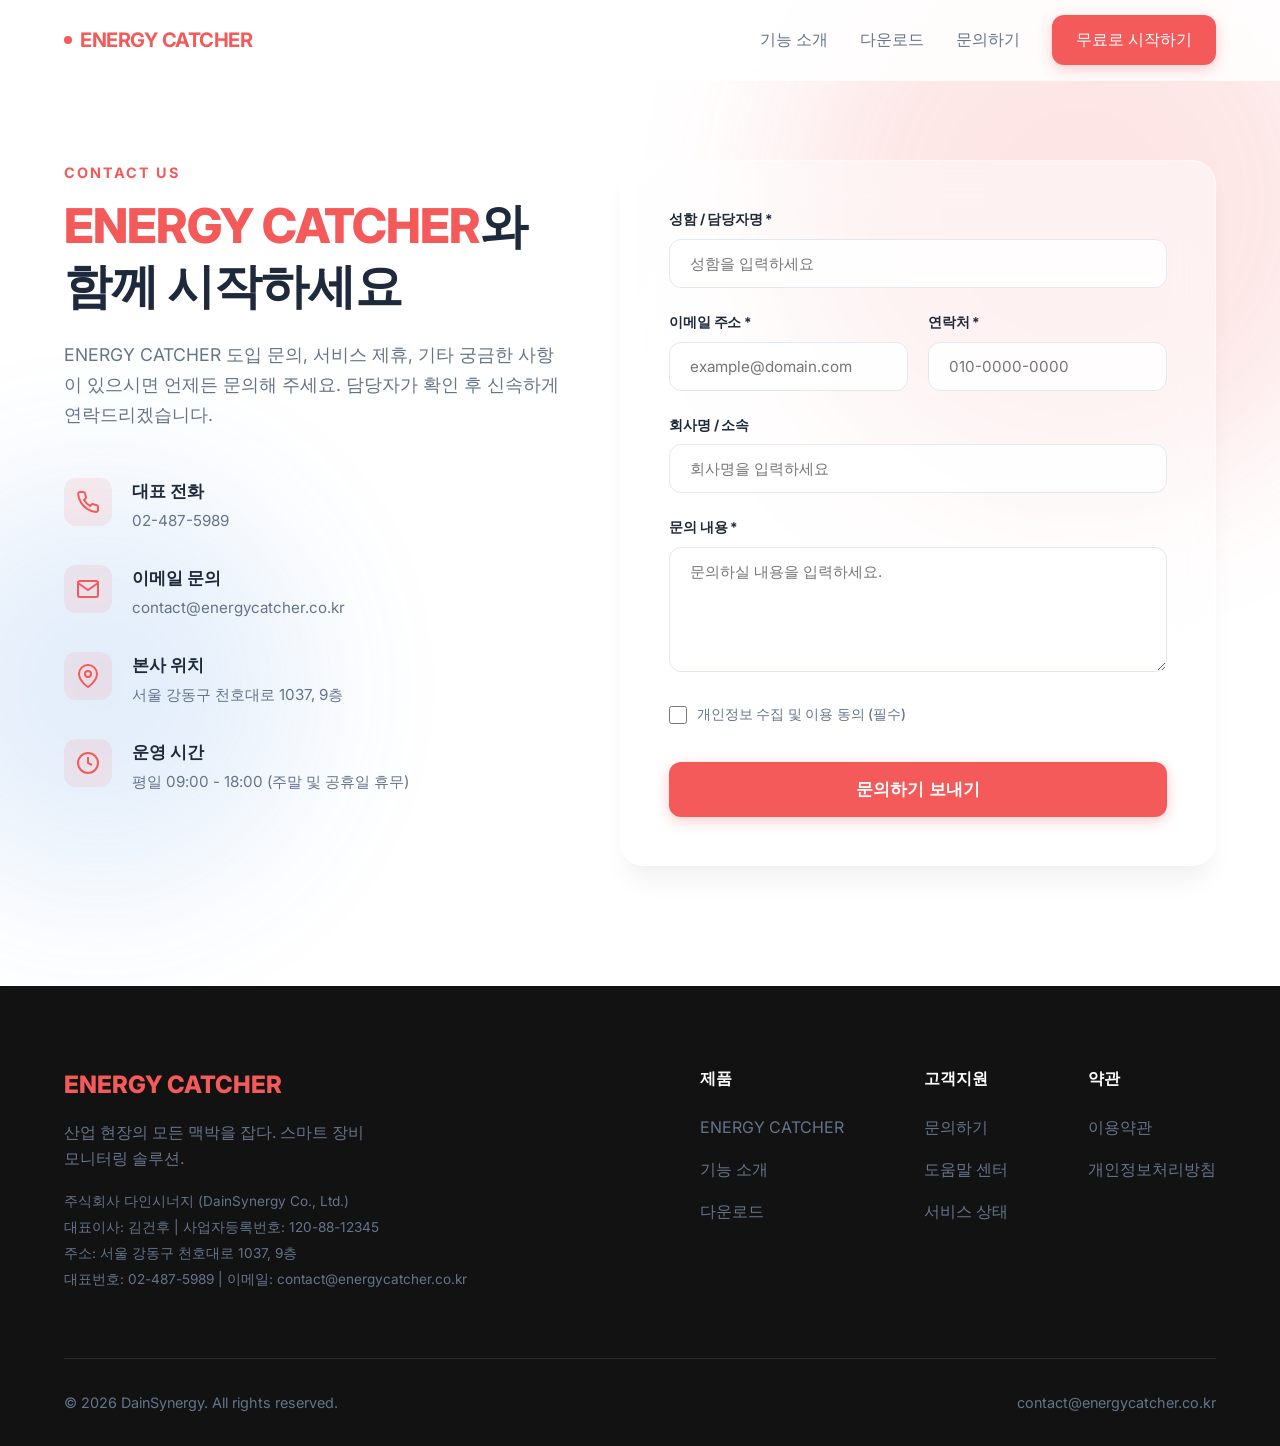
<file: contact.html>
<!DOCTYPE html>
<html lang="ko">
<head>
    <meta charset="UTF-8">
    <link rel="icon" type="image/png" sizes="256x256" href="https://energycatcher.co.kr/images/launcher_icon.png">
    <meta name="viewport" content="width=device-width, initial-scale=1.0">
    <title>문의하기 - ENERGY CATCHER | DainSynergy</title>
    <!-- SEO Meta Tags -->
    <meta name="description" content="ENERGY CATCHER 도입 문의 및 제휴 제안. 다인시너지에 연락해 주시면 빠르게 답변해 드리겠습니다.">
    <!-- Google Fonts: Inter -->
    <link rel="preconnect" href="https://fonts.googleapis.com">
    <link rel="preconnect" href="https://fonts.gstatic.com" crossorigin>
    <link href="https://fonts.googleapis.com/css2?family=Inter:wght@400;500;700;800&display=swap" rel="stylesheet">
    <!-- Custom CSS -->
    <link rel="stylesheet" href="styles.css">
</head>
<body>
    <!-- Navbar (Header) -->
    <header class="navbar" id="navbar">
        <div class="nav-container container">
            <div class="brand">
                <a href="index.html#hero" class="brand-link">
                    <span class="logo-dot"></span>
                    <span class="service-name">ENERGY CATCHER</span>
                </a>
            </div>
            <nav class="nav-menu">
                <a href="index.html#features" class="nav-link">기능 소개</a>
                <a href="index.html#download" class="nav-link">다운로드</a>
                <a href="contact.html" class="nav-link active">문의하기</a>
                <a href="index.html#download" class="btn btn-primary nav-btn">무료로 시작하기</a>
            </nav>
            <button class="mobile-menu-btn" id="mobile-menu-btn" aria-label="메뉴 열기">
                <svg width="24" height="24" viewBox="0 0 24 24" fill="none" stroke="currentColor" stroke-width="2" stroke-linecap="round" stroke-linejoin="round"><line x1="3" y1="12" x2="21" y2="12"></line><line x1="3" y1="6" x2="21" y2="6"></line><line x1="3" y1="18" x2="21" y2="18"></line></svg>
            </button>
        </div>
    </header>

    <!-- Main Content -->
    <main>
        <!-- Contact Section -->
        <section class="contact-page-sec">
            <div class="hero-bg-layer">
                <div class="gradient-blob form-1"></div>
                <div class="gradient-blob form-2"></div>
            </div>
            <div class="container contact-container">
                <div class="contact-info-col">
                    <span class="sub-title">Contact Us</span>
                    <h1 class="contact-title"><span>ENERGY CATCHER</span>와<br>함께 시작하세요</h1>
                    <p class="contact-intro">
                        ENERGY CATCHER 도입 문의, 서비스 제휴, 기타 궁금한 사항이 있으시면 언제든 문의해 주세요. 담당자가 확인 후 신속하게 연락드리겠습니다.
                    </p>
                    
                    <div class="info-list">
                        <div class="info-item">
                            <div class="info-icon">
                                <svg width="24" height="24" viewBox="0 0 24 24" fill="none" stroke="currentColor" stroke-width="2"><path d="M22 16.92v3a2 2 0 0 1-2.18 2 19.79 19.79 0 0 1-8.63-3.07 19.5 19.5 0 0 1-6-6 19.79 19.79 0 0 1-3.07-8.67A2 2 0 0 1 4.11 2h3a2 2 0 0 1 2 1.72 12.84 12.84 0 0 0 .7 2.81 2 2 0 0 1-.45 2.11L8.09 9.91a16 16 0 0 0 6 6l1.27-1.27a2 2 0 0 1 2.11-.45 12.84 12.84 0 0 0 2.81.7A2 2 0 0 1 22 16.92z"></path></svg>
                            </div>
                            <div class="info-text">
                                <h4>대표 전화</h4>
                                <p>02-487-5989</p>
                            </div>
                        </div>
                        <div class="info-item">
                            <div class="info-icon">
                                <svg width="24" height="24" viewBox="0 0 24 24" fill="none" stroke="currentColor" stroke-width="2"><path d="M4 4h16c1.1 0 2 .9 2 2v12c0 1.1-.9 2-2 2H4c-1.1 0-2-.9-2-2V6c0-1.1.9-2 2-2z"></path><polyline points="22,6 12,13 2,6"></polyline></svg>
                            </div>
                            <div class="info-text">
                                <h4>이메일 문의</h4>
                                <p>contact@energycatcher.co.kr</p>
                            </div>
                        </div>
                        <div class="info-item">
                            <div class="info-icon">
                                <svg width="24" height="24" viewBox="0 0 24 24" fill="none" stroke="currentColor" stroke-width="2"><path d="M21 10c0 7-9 13-9 13s-9-6-9-13a9 9 0 0 1 18 0z"></path><circle cx="12" cy="10" r="3"></circle></svg>
                            </div>
                            <div class="info-text">
                                <h4>본사 위치</h4>
                                <p>서울 강동구 천호대로 1037, 9층</p>
                            </div>
                        </div>
                        <div class="info-item">
                            <div class="info-icon">
                                <svg width="24" height="24" viewBox="0 0 24 24" fill="none" stroke="currentColor" stroke-width="2"><circle cx="12" cy="12" r="10"></circle><polyline points="12 6 12 12 16 14"></polyline></svg>
                            </div>
                            <div class="info-text">
                                <h4>운영 시간</h4>
                                <p>평일 09:00 - 18:00 (주말 및 공휴일 휴무)</p>
                            </div>
                        </div>
                    </div>
                </div>
                
                <div class="contact-form-col">
                    <form class="glass-form" onsubmit="event.preventDefault(); alert('문의가 성공적으로 접수되었습니다. 빠른 시일 내에 답변해 드리겠습니다.'); this.reset();">
                        <div class="form-group">
                            <label for="name">성함 / 담당자명 *</label>
                            <input type="text" id="name" required placeholder="성함을 입력하세요">
                        </div>
                        <div class="form-row">
                            <div class="form-group">
                                <label for="email">이메일 주소 *</label>
                                <input type="email" id="email" required placeholder="example@domain.com">
                            </div>
                            <div class="form-group">
                                <label for="phone">연락처 *</label>
                                <input type="tel" id="phone" required placeholder="010-0000-0000">
                            </div>
                        </div>
                        <div class="form-group">
                            <label for="company">회사명 / 소속</label>
                            <input type="text" id="company" placeholder="회사명을 입력하세요">
                        </div>
                        <div class="form-group">
                            <label for="message">문의 내용 *</label>
                            <textarea id="message" rows="5" required placeholder="문의하실 내용을 입력하세요."></textarea>
                        </div>
                        <div class="form-checkbox">
                            <input type="checkbox" id="privacy" required>
                            <label for="privacy">개인정보 수집 및 이용 동의 (필수)</label>
                        </div>
                        <button type="submit" class="btn btn-primary submit-btn">문의하기 보내기</button>
                    </form>
                </div>
            </div>
        </section>
    </main>

    <!-- Footer -->
    <footer class="footer">
        <div class="container footer-container">
            <div class="footer-brand">
                <div class="f-logo">ENERGY CATCHER</div>
                <p class="f-desc">산업 현장의 모든 맥박을 잡다. 스마트 장비 모니터링 솔루션.</p>
                <div class="f-company-info">
                    <p class="company-detail">주식회사 다인시너지 (DainSynergy Co., Ltd.)</p>
                    <p class="company-detail">대표이사: 김건후 | 사업자등록번호: 120-88-12345</p>
                    <p class="company-detail">주소: 서울 강동구 천호대로 1037, 9층</p>
                    <p class="company-detail">대표번호: 02-487-5989 | 이메일: contact@energycatcher.co.kr</p>
                </div>
            </div>
            <div class="footer-links">
                <div class="link-col">
                    <h4>제품</h4>
                    <a href="index.html#">ENERGY CATCHER</a>
                    <a href="index.html#features">기능 소개</a>
                    <a href="index.html#download">다운로드</a>
                </div>
                <div class="link-col">
                    <h4>고객지원</h4>
                    <a href="contact.html">문의하기</a>
                    <a href="help.html">도움말 센터</a>
                    <a href="status.html">서비스 상태</a>
                </div>
                <div class="link-col">
                    <h4>약관</h4>
                    <a href="terms.html">이용약관</a>
                    <a href="privacy.html">개인정보처리방침</a>
                </div>
            </div>
        </div>
        <div class="container">
            <div class="footer-bottom">
                <p>&copy; 2026 DainSynergy. All rights reserved.</p>
                <p class="contact-email">contact@energycatcher.co.kr</p>
            </div>
        </div>
    </footer>

    <!-- Custom Script -->
    <script>
        // Navbar Scrolled Effect
        window.addEventListener('scroll', () => {
            const navbar = document.getElementById('navbar');
            if (window.scrollY > 20) {
                navbar.classList.add('scrolled');
            } else {
                navbar.classList.remove('scrolled');
            }
        });

        // Mobile Menu Toggling
        const mobileMenuBtn = document.getElementById('mobile-menu-btn');
        const navMenu = document.querySelector('.nav-menu');
        
        mobileMenuBtn.addEventListener('click', () => {
            navMenu.classList.toggle('active');
        });
    </script>
</body>
</html>
</file>
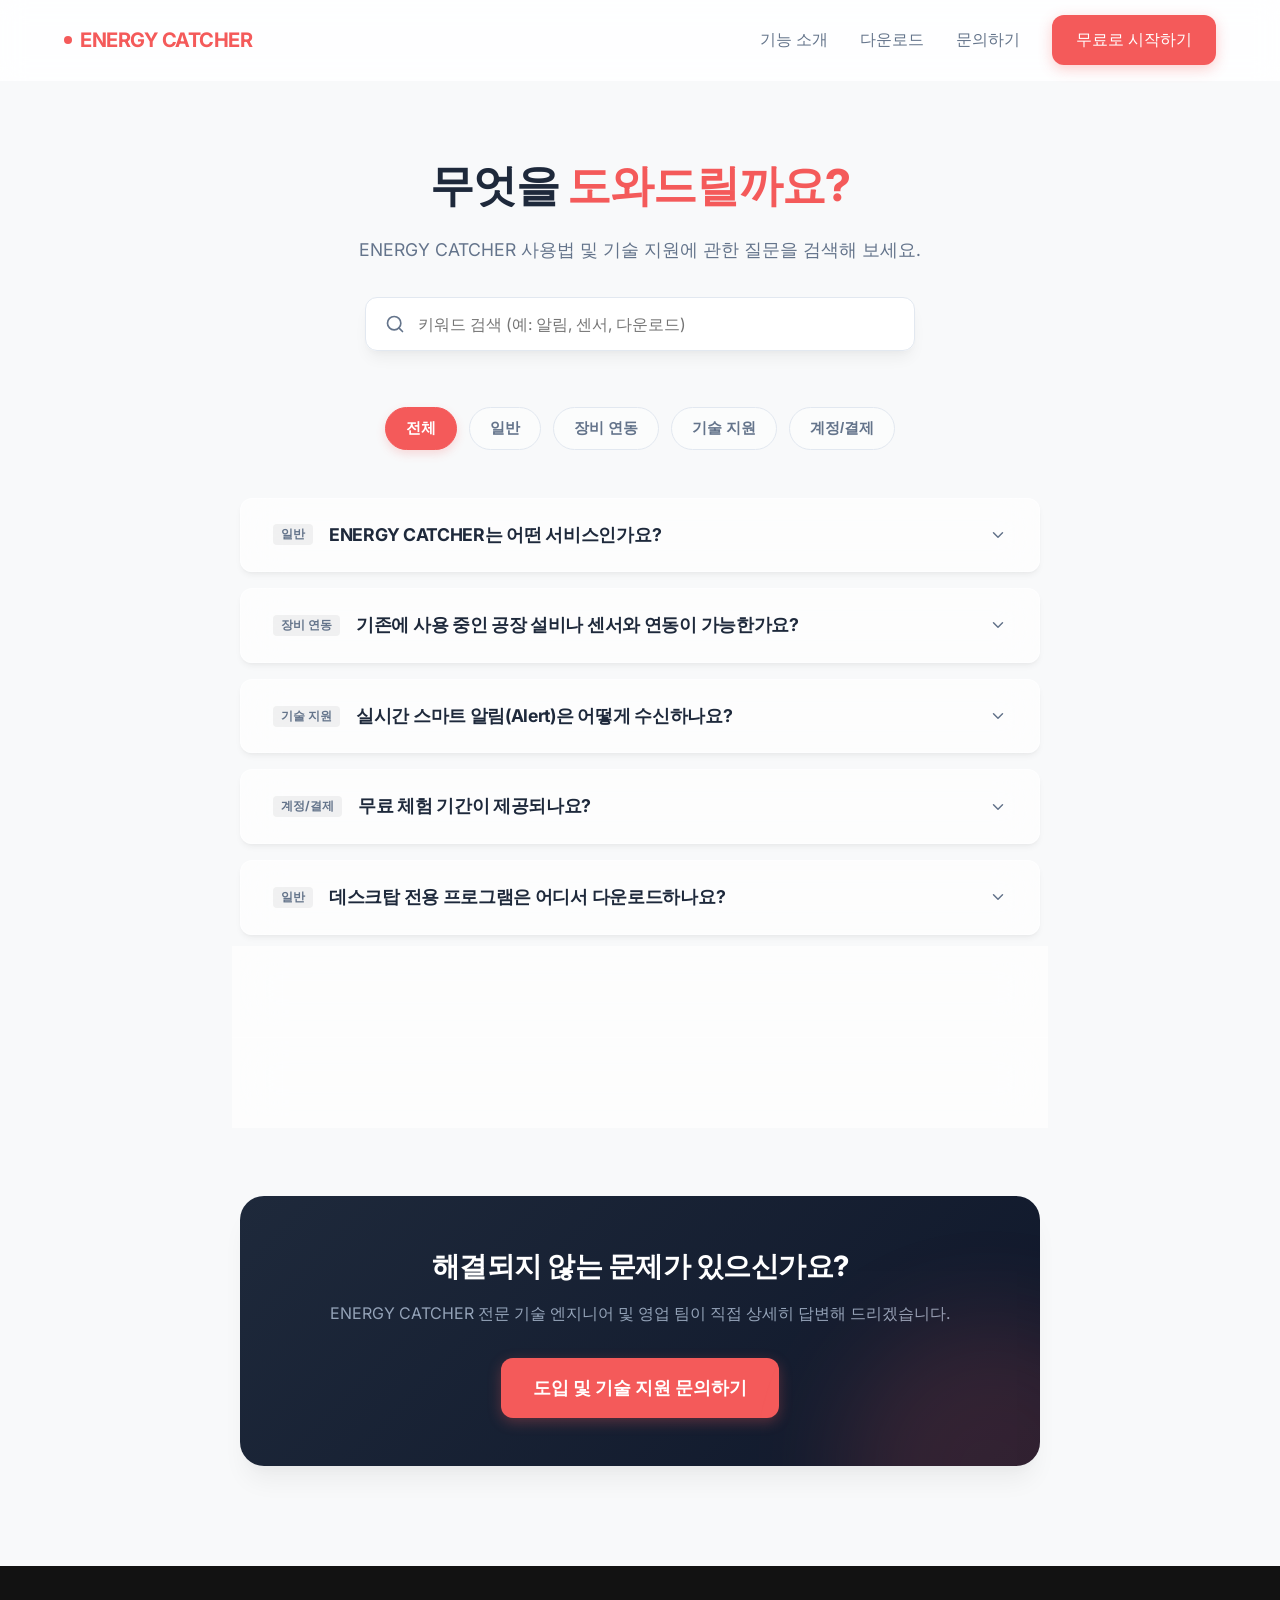
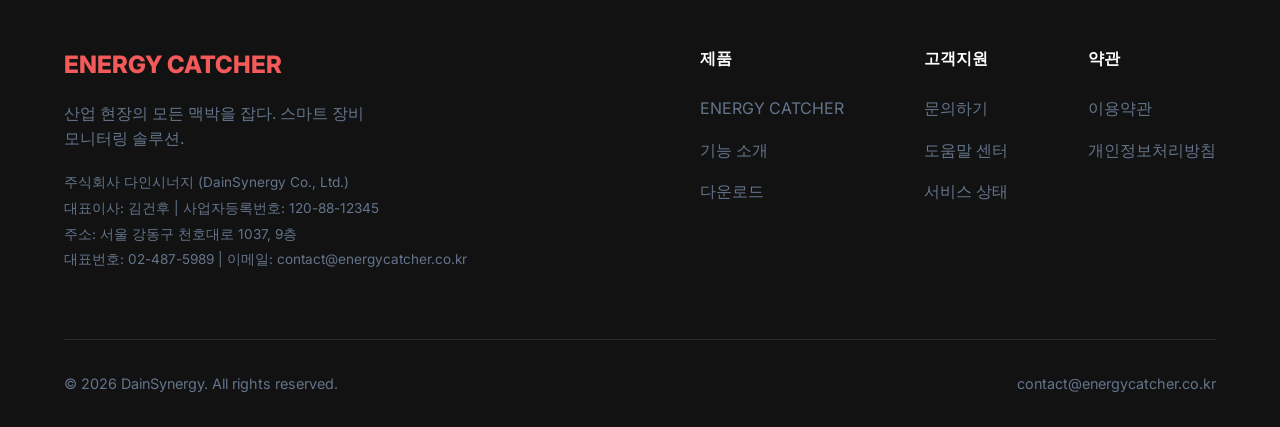
<file: help.html>
<!DOCTYPE html>
<html lang="ko">
<head>
    <meta charset="UTF-8">
    <link rel="icon" type="image/png" sizes="256x256" href="https://energycatcher.co.kr/images/launcher_icon.png">
    <meta name="viewport" content="width=device-width, initial-scale=1.0">
    <title>도움말 센터 - ENERGY CATCHER | DainSynergy</title>
    <!-- SEO Meta Tags -->
    <meta name="description" content="ENERGY CATCHER 도움말 센터. 자주 묻는 질문(FAQ) 및 서비스 이용, 기술 지원, 장비 연동에 관한 가이드를 확인해 보세요.">
    <!-- Google Fonts: Inter -->
    <link rel="preconnect" href="https://fonts.googleapis.com">
    <link rel="preconnect" href="https://fonts.gstatic.com" crossorigin>
    <link href="https://fonts.googleapis.com/css2?family=Inter:wght@400;500;700;800&display=swap" rel="stylesheet">
    <!-- Custom CSS -->
    <link rel="stylesheet" href="styles.css">
</head>
<body>
    <!-- Navbar (Header) -->
    <header class="navbar" id="navbar">
        <div class="nav-container container">
            <div class="brand">
                <a href="index.html#hero" class="brand-link">
                    <span class="logo-dot"></span>
                    <span class="service-name">ENERGY CATCHER</span>
                </a>
            </div>
            <nav class="nav-menu">
                <a href="index.html#features" class="nav-link">기능 소개</a>
                <a href="index.html#download" class="nav-link">다운로드</a>
                <a href="contact.html" class="nav-link">문의하기</a>
                <a href="index.html#download" class="btn btn-primary nav-btn">무료로 시작하기</a>
            </nav>
            <button class="mobile-menu-btn" id="mobile-menu-btn" aria-label="메뉴 열기">
                <svg width="24" height="24" viewBox="0 0 24 24" fill="none" stroke="currentColor" stroke-width="2" stroke-linecap="round" stroke-linejoin="round"><line x1="3" y1="12" x2="21" y2="12"></line><line x1="3" y1="6" x2="21" y2="6"></line><line x1="3" y1="18" x2="21" y2="18"></line></svg>
            </button>
        </div>
    </header>

    <!-- Main Content -->
    <main>
        <section class="help-page-sec">
            <div class="hero-bg-layer">
                <div class="gradient-blob form-1"></div>
                <div class="gradient-blob form-2"></div>
            </div>

            <div class="container">
                <!-- Hero Search Area -->
                <div class="help-hero-content">
                    <h1 class="help-title">무엇을 <span>도와드릴까요?</span></h1>
                    <p class="help-desc">ENERGY CATCHER 사용법 및 기술 지원에 관한 질문을 검색해 보세요.</p>
                    <div class="help-search-container">
                        <svg class="help-search-icon" width="20" height="20" viewBox="0 0 24 24" fill="none" stroke="currentColor" stroke-width="2" stroke-linecap="round" stroke-linejoin="round"><circle cx="11" cy="11" r="8"></circle><line x1="21" y1="21" x2="16.65" y2="16.65"></line></svg>
                        <input type="text" id="faq-search" class="help-search-input" placeholder="키워드 검색 (예: 알림, 센서, 다운로드)" onkeyup="filterFAQ()">
                    </div>
                </div>

                <!-- Category Tabs -->
                <div class="faq-tabs-wrapper">
                    <button class="faq-tab-btn active" data-category="all" onclick="changeCategory(this)">전체</button>
                    <button class="faq-tab-btn" data-category="general" onclick="changeCategory(this)">일반</button>
                    <button class="faq-tab-btn" data-category="device" onclick="changeCategory(this)">장비 연동</button>
                    <button class="faq-tab-btn" data-category="tech" onclick="changeCategory(this)">기술 지원</button>
                    <button class="faq-tab-btn" data-category="billing" onclick="changeCategory(this)">계정/결제</button>
                </div>

                <!-- FAQ Accordion List -->
                <div class="faq-accordion-list" id="faq-list">
                    <!-- Q1 -->
                    <div class="faq-card-item" data-category="general">
                        <button class="faq-question-btn">
                            <div class="faq-q-content">
                                <span class="faq-q-badge">일반</span>
                                <span class="faq-q-text">ENERGY CATCHER는 어떤 서비스인가요?</span>
                            </div>
                            <svg class="faq-chevron" width="18" height="18" viewBox="0 0 24 24" fill="none" stroke="currentColor" stroke-width="2" stroke-linecap="round" stroke-linejoin="round"><polyline points="6 9 12 15 18 9"></polyline></svg>
                        </button>
                        <div class="faq-answer-panel">
                            <div class="faq-answer-content">
                                <p>ENERGY CATCHER는 산업 현장의 다양한 설비 및 에너지 데이터를 실시간으로 수집하고 모니터링하여, 이상 징후를 조기에 감지하고 장비 사고를 예방하는 스마트 모니터링 솔루션입니다.</p>
                                <p>수집된 가동 로그 데이터를 기계학습 패턴 분석을 거쳐 전문가 대시보드(웹 및 데스크탑)와 담당자용 모바일 앱(안드로이드, iOS)을 통해 실시간 알림과 리포트 형태로 전달합니다.</p>
                            </div>
                        </div>
                    </div>

                    <!-- Q2 -->
                    <div class="faq-card-item" data-category="device">
                        <button class="faq-question-btn">
                            <div class="faq-q-content">
                                <span class="faq-q-badge">장비 연동</span>
                                <span class="faq-q-text">기존에 사용 중인 공장 설비나 센서와 연동이 가능한가요?</span>
                            </div>
                            <svg class="faq-chevron" width="18" height="18" viewBox="0 0 24 24" fill="none" stroke="currentColor" stroke-width="2" stroke-linecap="round" stroke-linejoin="round"><polyline points="6 9 12 15 18 9"></polyline></svg>
                        </button>
                        <div class="faq-answer-panel">
                            <div class="faq-answer-content">
                                <p>네, 완벽히 가능합니다. ENERGY CATCHER는 Modbus, OPC UA, MQTT, CAN 등 주요 표준 산업용 프로토콜을 모두 지원합니다.</p>
                                <p>네트워크 기능이 없는 노후 장비의 경우, 전류 센서나 진동 센서 등의 외장형 IoT 센서를 추가 설치하는 방식으로 하이브리드 연동을 진행할 수 있으며, 당사 전문 엔지니어가 직접 현장 실사를 통해 연동 환경을 구축해 드립니다.</p>
                            </div>
                        </div>
                    </div>

                    <!-- Q3 -->
                    <div class="faq-card-item" data-category="tech">
                        <button class="faq-question-btn">
                            <div class="faq-q-content">
                                <span class="faq-q-badge">기술 지원</span>
                                <span class="faq-q-text">실시간 스마트 알림(Alert)은 어떻게 수신하나요?</span>
                            </div>
                            <svg class="faq-chevron" width="18" height="18" viewBox="0 0 24 24" fill="none" stroke="currentColor" stroke-width="2" stroke-linecap="round" stroke-linejoin="round"><polyline points="6 9 12 15 18 9"></polyline></svg>
                        </button>
                        <div class="faq-answer-panel">
                            <div class="faq-answer-content">
                                <p>장비의 이상 온도 상승, 과부하 전력 소비 등 오작동이 감지되면 즉시 모바일 앱 푸시 알림이 발송됩니다.</p>
                                <p>그 외에도 이메일, 문자 메시지(SMS), 또는 카카오톡 비즈니스 알림톡 설정을 지원하며, 관리자 대시보드 환경설정 메뉴에서 각 경보 레벨(주의/위험)에 따른 수신 담당자 지정 및 연락처 매핑을 수행하실 수 있습니다.</p>
                            </div>
                        </div>
                    </div>

                    <!-- Q4 -->
                    <div class="faq-card-item" data-category="billing">
                        <button class="faq-question-btn">
                            <div class="faq-q-content">
                                <span class="faq-q-badge">계정/결제</span>
                                <span class="faq-q-text">무료 체험 기간이 제공되나요?</span>
                            </div>
                            <svg class="faq-chevron" width="18" height="18" viewBox="0 0 24 24" fill="none" stroke="currentColor" stroke-width="2" stroke-linecap="round" stroke-linejoin="round"><polyline points="6 9 12 15 18 9"></polyline></svg>
                        </button>
                        <div class="faq-answer-panel">
                            <div class="faq-answer-content">
                                <p>네, 회원 가입 시 신규 가입 기업 고객을 위해 <strong>30일간 무료 체험 플랜(Lite 등급)</strong>이 자동으로 제공됩니다.</p>
                                <p>무료 체험 기간에도 실시간 데이터 수집 서버 연동, 스마트 실시간 모바일 알림 수신, 기본 대시보드 리포트를 제약 없이 체험하고 검토해 보실 수 있습니다. 무료 기간이 종료되더라도 자동 유료 결제로 전환되지 않으니 안심하십시오.</p>
                            </div>
                        </div>
                    </div>

                    <!-- Q5 -->
                    <div class="faq-card-item" data-category="general">
                        <button class="faq-question-btn">
                            <div class="faq-q-content">
                                <span class="faq-q-badge">일반</span>
                                <span class="faq-q-text">데스크탑 전용 프로그램은 어디서 다운로드하나요?</span>
                            </div>
                            <svg class="faq-chevron" width="18" height="18" viewBox="0 0 24 24" fill="none" stroke="currentColor" stroke-width="2" stroke-linecap="round" stroke-linejoin="round"><polyline points="6 9 12 15 18 9"></polyline></svg>
                        </button>
                        <div class="faq-answer-panel">
                            <div class="faq-answer-content">
                                <p>공식 웹사이트 메인 화면 하단의 '다운로드(Download)' 섹션 혹은 상단 네비게이션바의 '다운로드' 메뉴에서 Windows용 데스크탑 앱 설치 파일(.exe)을 다운로드하실 수 있습니다.</p>
                                <p>스마트폰용 애플리케이션의 경우 Android는 Google Play 스토어에서, iOS는 App Store에서 <strong>"ENERGY CATCHER"</strong>를 검색하여 모바일용 버전을 내려받으실 수 있습니다.</p>
                            </div>
                        </div>
                    </div>

                    <!-- Q6 -->
                    <div class="faq-card-item" data-category="tech">
                        <button class="faq-question-btn">
                            <div class="faq-q-content">
                                <span class="faq-q-badge">기술 지원</span>
                                <span class="faq-q-text">수집된 데이터 보안 및 관리 대책은 안전한가요?</span>
                            </div>
                            <svg class="faq-chevron" width="18" height="18" viewBox="0 0 24 24" fill="none" stroke="currentColor" stroke-width="2" stroke-linecap="round" stroke-linejoin="round"><polyline points="6 9 12 15 18 9"></polyline></svg>
                        </button>
                        <div class="faq-answer-panel">
                            <div class="faq-answer-content">
                                <p>공장 및 기기로부터 전송되는 모든 시계열 센서 정보는 종단간(End-to-End) SSL/TLS 암호화 채널을 거쳐 수집 서버에 안전하게 들어옵니다.</p>
                                <p>외부 비인가 접근 방지를 위한 다중 인프라 네트워크 가상 방화벽(VPC) 및 물리적 분산 스토리지를 갖추어 엄격히 통제하고 있으며, 금융 서비스 수준의 정기 취약점 진단 점검을 이행하여 최고 수준의 정보보호를 유지하고 있습니다.</p>
                            </div>
                        </div>
                    </div>

                    <!-- Q7 -->
                    <div class="faq-card-item" data-category="billing">
                        <button class="faq-question-btn">
                            <div class="faq-q-content">
                                <span class="faq-q-badge">계정/결제</span>
                                <span class="faq-q-text">구독 요금제와 엔터프라이즈 맞춤 요금제 차이는 무엇인가요?</span>
                            </div>
                            <svg class="faq-chevron" width="18" height="18" viewBox="0 0 24 24" fill="none" stroke="currentColor" stroke-width="2" stroke-linecap="round" stroke-linejoin="round"><polyline points="6 9 12 15 18 9"></polyline></svg>
                        </button>
                        <div class="faq-answer-panel">
                            <div class="faq-answer-content">
                                <p>구독 요금제는 관제할 장비 규모(대수) 및 원시 로그의 클라우드 보관 기간 단위에 따라 정찰제로 매칭됩니다.</p>
                                <p>반면 <strong>엔터프라이즈 요금제</strong>는 대형 제조 공장 전체 설비 일괄 도입, 전용 폐쇄망(On-Premise) 서버 구축, 커스텀 경보 연계 API 및 다중 사업장 통합 관리 대시보드가 필요한 중대형 제조기업 고객사만을 위해 개별 엔지니어링 실사 후 견적서를 통해 연간 단위로 계약됩니다. 상세 문의는 <a href="contact.html">문의하기</a>를 남겨주시면 담당 영업 엔지니어가 신속히 찾아뵙겠습니다.</p>
                            </div>
                        </div>
                    </div>
                </div>

                <!-- Contact Banner -->
                <div class="help-contact-banner">
                    <div class="banner-bg-glow"></div>
                    <h2>해결되지 않는 문제가 있으신가요?</h2>
                    <p>ENERGY CATCHER 전문 기술 엔지니어 및 영업 팀이 직접 상세히 답변해 드리겠습니다.</p>
                    <a href="contact.html" class="btn btn-primary btn-lg">도입 및 기술 지원 문의하기</a>
                </div>
            </div>
        </section>
    </main>

    <!-- Footer -->
    <footer class="footer">
        <div class="container footer-container">
            <div class="footer-brand">
                <div class="f-logo">ENERGY CATCHER</div>
                <p class="f-desc">산업 현장의 모든 맥박을 잡다. 스마트 장비 모니터링 솔루션.</p>
                <div class="f-company-info">
                    <p class="company-detail">주식회사 다인시너지 (DainSynergy Co., Ltd.)</p>
                    <p class="company-detail">대표이사: 김건후 | 사업자등록번호: 120-88-12345</p>
                    <p class="company-detail">주소: 서울 강동구 천호대로 1037, 9층</p>
                    <p class="company-detail">대표번호: 02-487-5989 | 이메일: contact@energycatcher.co.kr</p>
                </div>
            </div>
            <div class="footer-links">
                <div class="link-col">
                    <h4>제품</h4>
                    <a href="index.html#">ENERGY CATCHER</a>
                    <a href="index.html#features">기능 소개</a>
                    <a href="index.html#download">다운로드</a>
                </div>
                <div class="link-col">
                    <h4>고객지원</h4>
                    <a href="contact.html">문의하기</a>
                    <a href="help.html">도움말 센터</a>
                    <a href="status.html">서비스 상태</a>
                </div>
                <div class="link-col">
                    <h4>약관</h4>
                    <a href="terms.html">이용약관</a>
                    <a href="privacy.html">개인정보처리방침</a>
                </div>
            </div>
        </div>
        <div class="container">
            <div class="footer-bottom">
                <p>&copy; 2026 DainSynergy. All rights reserved.</p>
                <p class="contact-email">contact@energycatcher.co.kr</p>
            </div>
        </div>
    </footer>

    <!-- Custom Script -->
    <script>
        // Navbar Scrolled Effect
        window.addEventListener('scroll', () => {
            const navbar = document.getElementById('navbar');
            if (window.scrollY > 20) {
                navbar.classList.add('scrolled');
            } else {
                navbar.classList.remove('scrolled');
            }
        });

        // Mobile Menu Toggling
        const mobileMenuBtn = document.getElementById('mobile-menu-btn');
        const navMenu = document.querySelector('.nav-menu');
        
        mobileMenuBtn.addEventListener('click', () => {
            navMenu.classList.toggle('active');
        });

        // Accordion Toggle Logic
        const faqItems = document.querySelectorAll('.faq-card-item');
        faqItems.forEach(item => {
            const btn = item.querySelector('.faq-question-btn');
            const panel = item.querySelector('.faq-answer-panel');
            
            btn.addEventListener('click', () => {
                const isActive = item.classList.contains('active');
                
                // Toggle current item
                if (isActive) {
                    item.classList.remove('active');
                    panel.style.maxHeight = null;
                } else {
                    // Close others
                    faqItems.forEach(otherItem => {
                        otherItem.classList.remove('active');
                        otherItem.querySelector('.faq-answer-panel').style.maxHeight = null;
                    });
                    
                    item.classList.add('active');
                    panel.style.maxHeight = panel.scrollHeight + 'px';
                }
            });
        });

        // Category Filter Logic
        let currentCategory = 'all';
        function changeCategory(btn) {
            // Update active category tab styling
            document.querySelectorAll('.faq-tab-btn').forEach(tab => tab.classList.remove('active'));
            btn.classList.add('active');
            
            currentCategory = btn.getAttribute('data-category');
            filterFAQ();
        }

        // Search & Category Combined Filtering Logic
        function filterFAQ() {
            const searchVal = document.getElementById('faq-search').value.toLowerCase().trim();
            const faqList = document.getElementById('faq-list');
            
            // Remove old empty message if any
            const existingEmpty = document.getElementById('faq-empty-msg');
            if (existingEmpty) existingEmpty.remove();

            let visibleCount = 0;

            faqItems.forEach(item => {
                const category = item.getAttribute('data-category');
                const questionText = item.querySelector('.faq-q-text').textContent.toLowerCase();
                const answerText = item.querySelector('.faq-answer-content').textContent.toLowerCase();
                
                const matchCategory = (currentCategory === 'all' || category === currentCategory);
                const matchSearch = (questionText.includes(searchVal) || answerText.includes(searchVal));

                if (matchCategory && matchSearch) {
                    item.style.display = 'block';
                    visibleCount++;
                } else {
                    item.style.display = 'none';
                    // Make sure closed if hidden
                    item.classList.remove('active');
                    item.querySelector('.faq-answer-panel').style.maxHeight = null;
                }
            });

            // Show empty results message if no FAQs match
            if (visibleCount === 0) {
                const emptyMsg = document.createElement('div');
                emptyMsg.id = 'faq-empty-msg';
                emptyMsg.className = 'faq-no-results';
                emptyMsg.innerHTML = `
                    <svg width="48" height="48" viewBox="0 0 24 24" fill="none" stroke="currentColor" stroke-width="1.5" style="color: var(--text-muted); margin-bottom: 16px;"><circle cx="12" cy="12" r="10"></circle><line x1="12" y1="8" x2="12" y2="12"></line><line x1="12" y1="16" x2="12.01" y2="16"></line></svg>
                    <p>'${searchVal}'에 대한 도움말 정보를 찾을 수 없습니다.</p>
                    <p style="font-size: 0.85rem; margin-top: 6px;">단어의 철자가 올바른지 확인하거나 다른 검색어를 입력해 보세요.</p>
                `;
                faqList.appendChild(emptyMsg);
            }
        }
    </script>
</body>
</html>
</file>
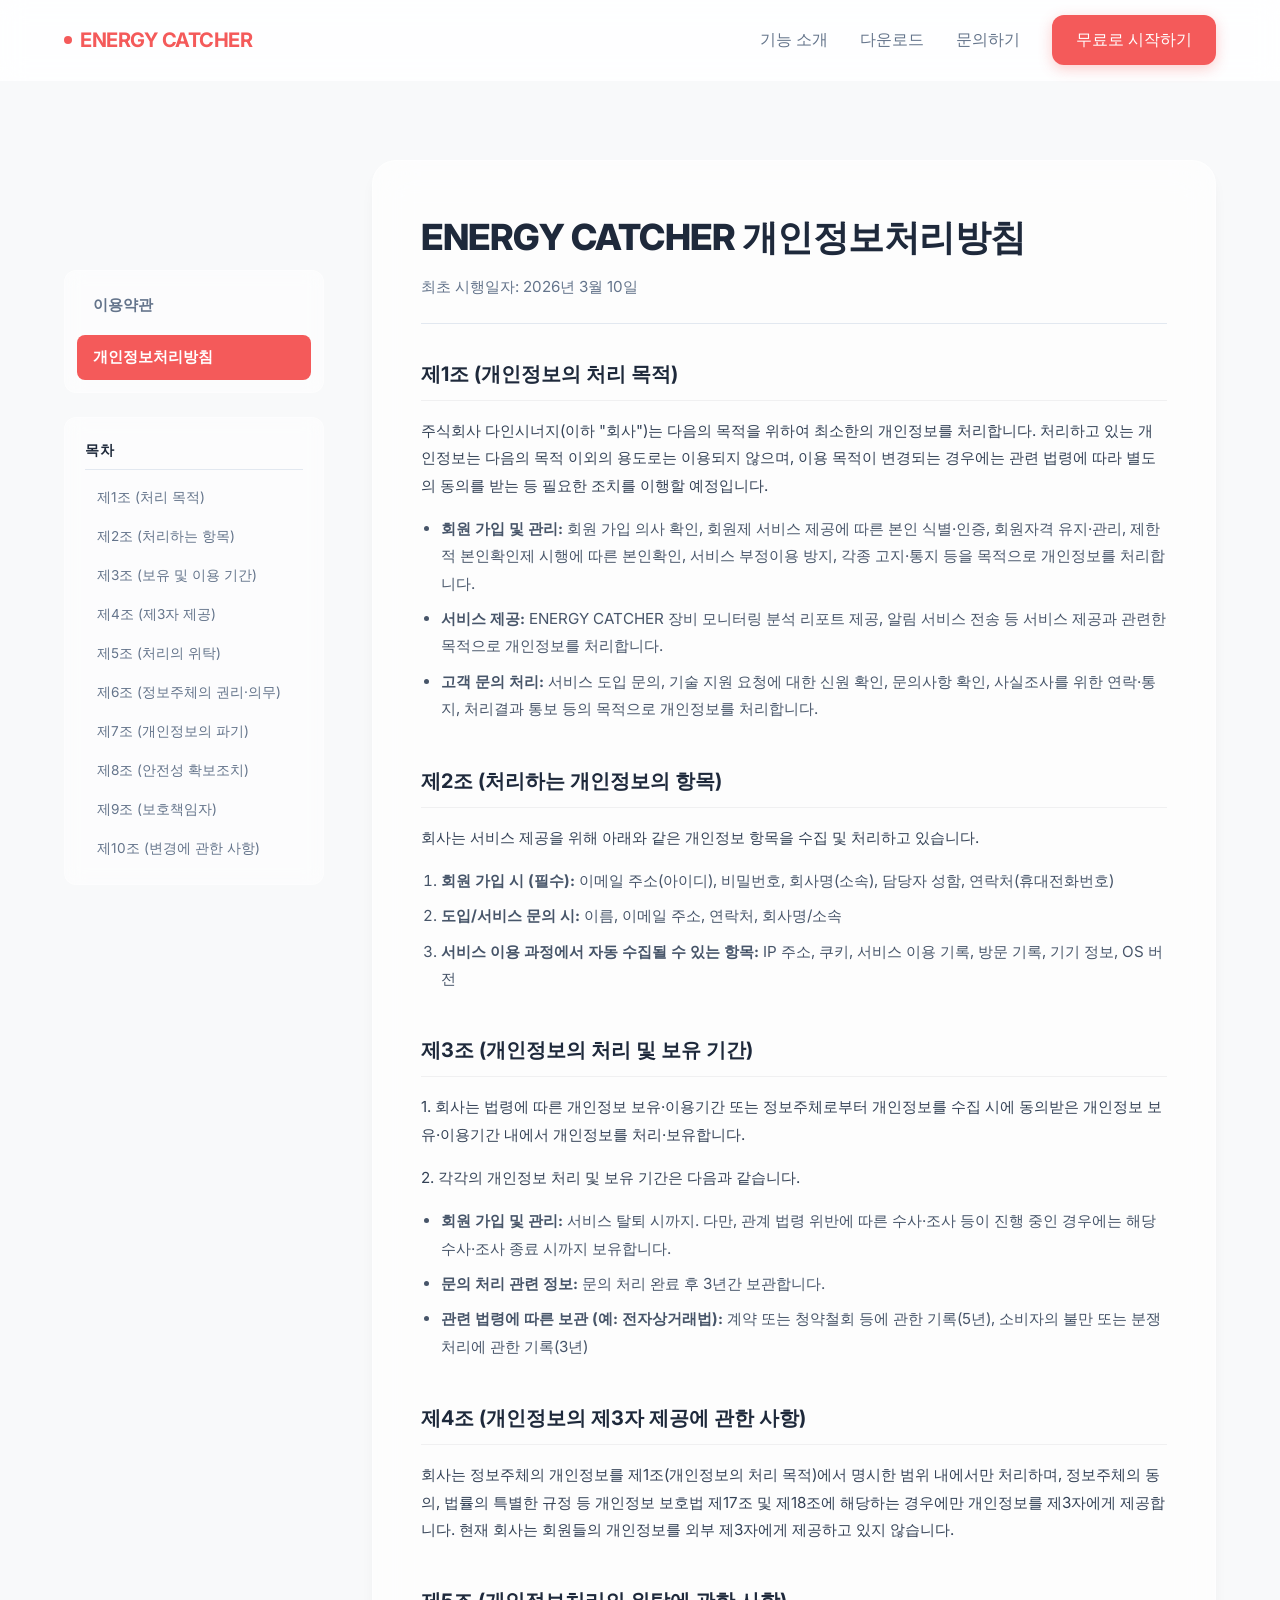
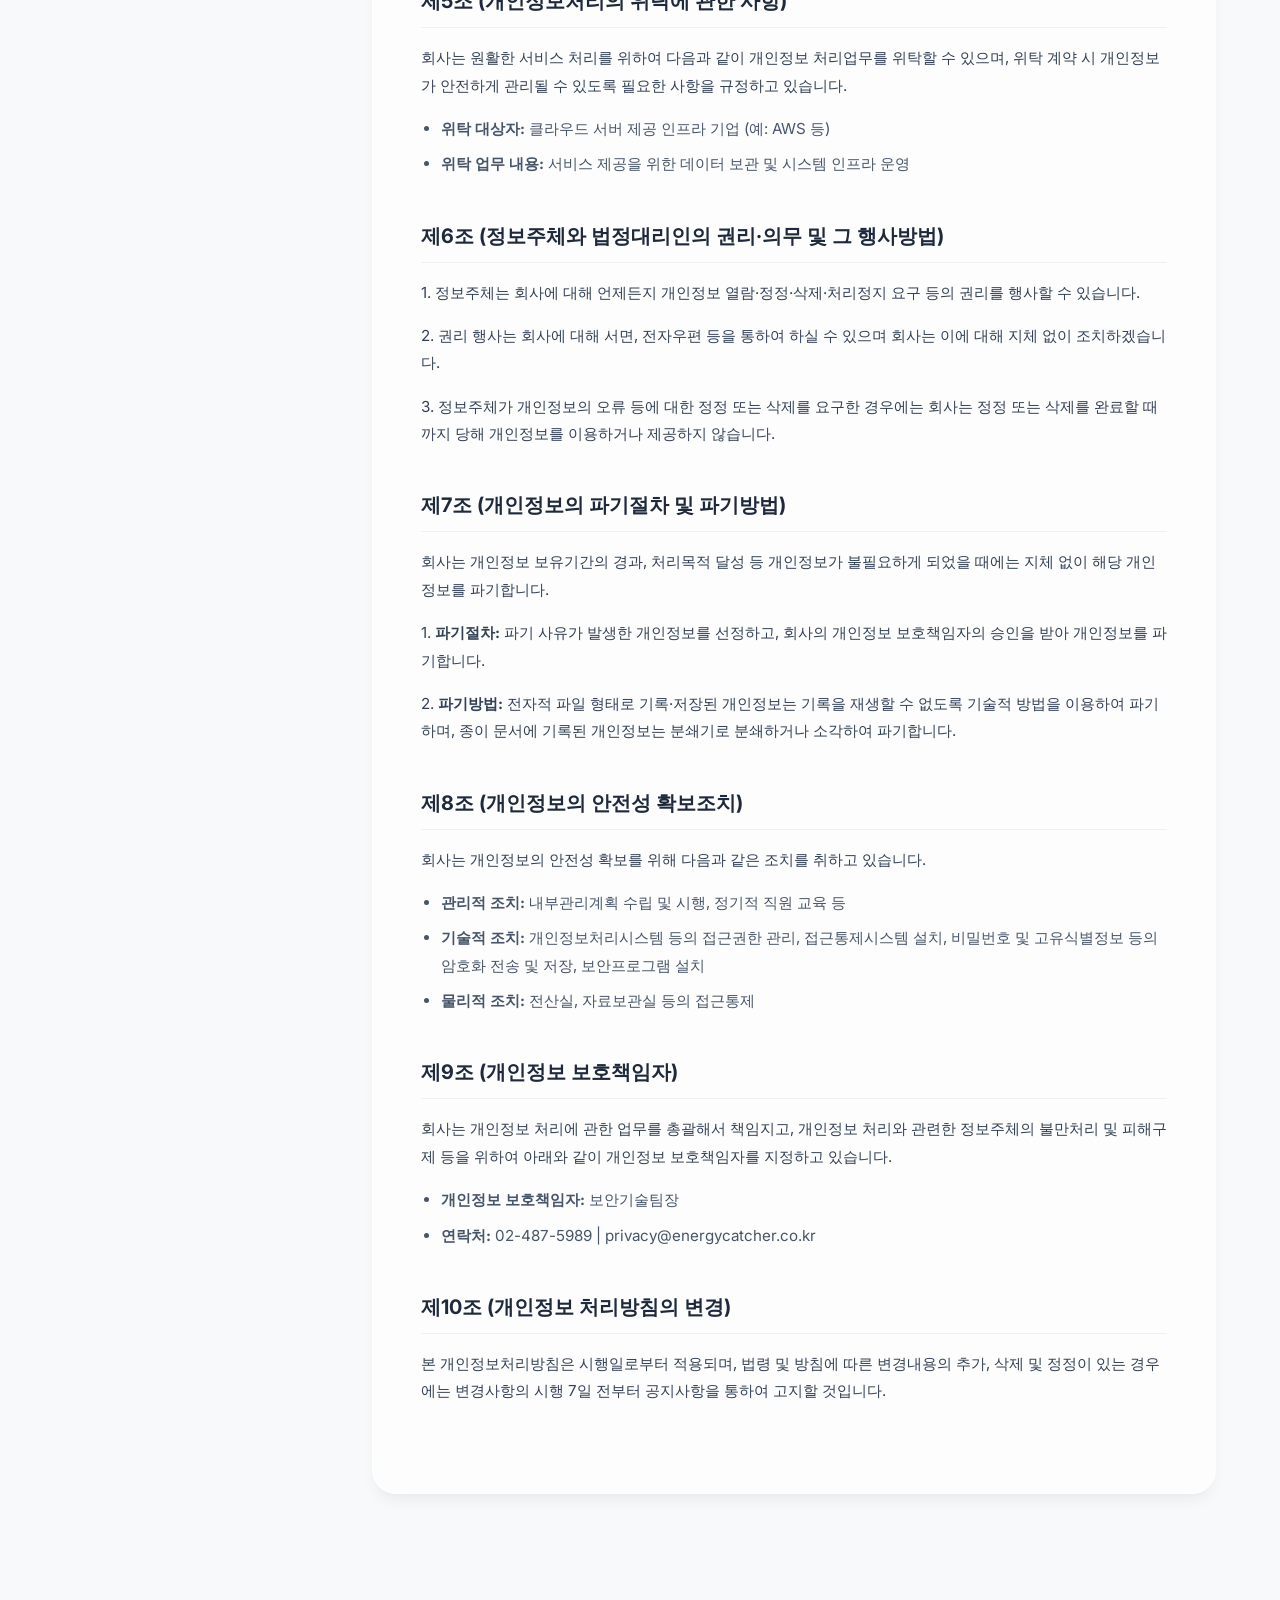
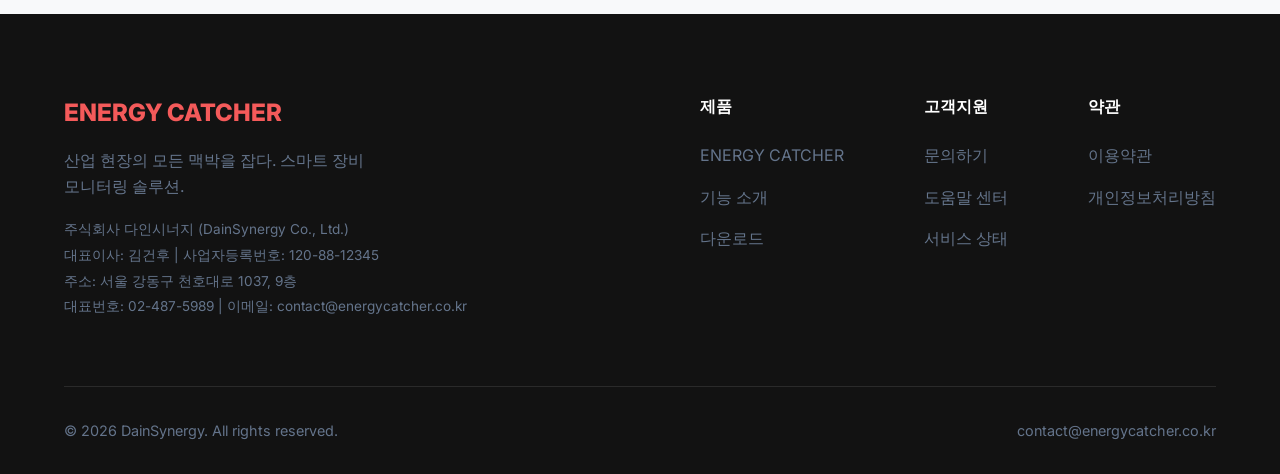
<file: privacy.html>
<!DOCTYPE html>
<html lang="ko">
<head>
    <meta charset="UTF-8">
    <link rel="icon" type="image/png" sizes="256x256" href="https://energycatcher.co.kr/images/launcher_icon.png">
    <meta name="viewport" content="width=device-width, initial-scale=1.0">
    <title>개인정보처리방침 - ENERGY CATCHER | DainSynergy</title>
    <!-- SEO Meta Tags -->
    <meta name="description" content="ENERGY CATCHER 개인정보처리방침. 주식회사 다인시너지가 사용자의 소중한 개인정보를 어떻게 수집, 이용, 보호하는지 안내합니다.">
    <!-- Google Fonts: Inter -->
    <link rel="preconnect" href="https://fonts.googleapis.com">
    <link rel="preconnect" href="https://fonts.gstatic.com" crossorigin>
    <link href="https://fonts.googleapis.com/css2?family=Inter:wght@400;500;700;800&display=swap" rel="stylesheet">
    <!-- Custom CSS -->
    <link rel="stylesheet" href="styles.css">
</head>
<body>
    <!-- Navbar (Header) -->
    <header class="navbar" id="navbar">
        <div class="nav-container container">
            <div class="brand">
                <a href="index.html#hero" class="brand-link">
                    <span class="logo-dot"></span>
                    <span class="service-name">ENERGY CATCHER</span>
                </a>
            </div>
            <nav class="nav-menu">
                <a href="index.html#features" class="nav-link">기능 소개</a>
                <a href="index.html#download" class="nav-link">다운로드</a>
                <a href="contact.html" class="nav-link">문의하기</a>
                <a href="index.html#download" class="btn btn-primary nav-btn">무료로 시작하기</a>
            </nav>
            <button class="mobile-menu-btn" id="mobile-menu-btn" aria-label="메뉴 열기">
                <svg width="24" height="24" viewBox="0 0 24 24" fill="none" stroke="currentColor" stroke-width="2" stroke-linecap="round" stroke-linejoin="round"><line x1="3" y1="12" x2="21" y2="12"></line><line x1="3" y1="6" x2="21" y2="6"></line><line x1="3" y1="18" x2="21" y2="18"></line></svg>
            </button>
        </div>
    </header>

    <!-- Main Content -->
    <main>
        <!-- Legal Content Section -->
        <section class="legal-page-sec">
            <div class="hero-bg-layer">
                <div class="gradient-blob form-1"></div>
                <div class="gradient-blob form-2"></div>
            </div>
            <div class="container legal-container">
                <!-- Sidebar Navigation -->
                <aside class="legal-sidebar-col">
                    <div class="legal-tabs">
                        <a href="terms.html" class="legal-tab-btn">이용약관</a>
                        <a href="privacy.html" class="legal-tab-btn active">개인정보처리방침</a>
                    </div>
                    <nav class="legal-nav">
                        <h3>목차</h3>
                        <ul class="legal-nav-list">
                            <li><a href="#sec-1" class="legal-nav-link">제1조 (처리 목적)</a></li>
                            <li><a href="#sec-2" class="legal-nav-link">제2조 (처리하는 항목)</a></li>
                            <li><a href="#sec-3" class="legal-nav-link">제3조 (보유 및 이용 기간)</a></li>
                            <li><a href="#sec-4" class="legal-nav-link">제4조 (제3자 제공)</a></li>
                            <li><a href="#sec-5" class="legal-nav-link">제5조 (처리의 위탁)</a></li>
                            <li><a href="#sec-6" class="legal-nav-link">제6조 (정보주체의 권리·의무)</a></li>
                            <li><a href="#sec-7" class="legal-nav-link">제7조 (개인정보의 파기)</a></li>
                            <li><a href="#sec-8" class="legal-nav-link">제8조 (안전성 확보조치)</a></li>
                            <li><a href="#sec-9" class="legal-nav-link">제9조 (보호책임자)</a></li>
                            <li><a href="#sec-10" class="legal-nav-link">제10조 (변경에 관한 사항)</a></li>
                        </ul>
                    </nav>
                </aside>

                <!-- Document Content -->
                <div class="legal-content-col">
                    <article class="legal-card">
                        <div class="legal-header">
                            <h1 class="legal-title">ENERGY CATCHER 개인정보처리방침</h1>
                            <p class="legal-subtitle">최초 시행일자: 2026년 3월 10일</p>
                        </div>
                        
                        <div class="legal-body">
                            <section id="sec-1">
                                <h2>제1조 (개인정보의 처리 목적)</h2>
                                <p>주식회사 다인시너지(이하 "회사")는 다음의 목적을 위하여 최소한의 개인정보를 처리합니다. 처리하고 있는 개인정보는 다음의 목적 이외의 용도로는 이용되지 않으며, 이용 목적이 변경되는 경우에는 관련 법령에 따라 별도의 동의를 받는 등 필요한 조치를 이행할 예정입니다.</p>
                                <ul>
                                    <li><strong>회원 가입 및 관리:</strong> 회원 가입 의사 확인, 회원제 서비스 제공에 따른 본인 식별·인증, 회원자격 유지·관리, 제한적 본인확인제 시행에 따른 본인확인, 서비스 부정이용 방지, 각종 고지·통지 등을 목적으로 개인정보를 처리합니다.</li>
                                    <li><strong>서비스 제공:</strong> ENERGY CATCHER 장비 모니터링 분석 리포트 제공, 알림 서비스 전송 등 서비스 제공과 관련한 목적으로 개인정보를 처리합니다.</li>
                                    <li><strong>고객 문의 처리:</strong> 서비스 도입 문의, 기술 지원 요청에 대한 신원 확인, 문의사항 확인, 사실조사를 위한 연락·통지, 처리결과 통보 등의 목적으로 개인정보를 처리합니다.</li>
                                </ul>
                            </section>
                            
                            <section id="sec-2">
                                <h2>제2조 (처리하는 개인정보의 항목)</h2>
                                <p>회사는 서비스 제공을 위해 아래와 같은 개인정보 항목을 수집 및 처리하고 있습니다.</p>
                                <ol>
                                    <li><strong>회원 가입 시 (필수):</strong> 이메일 주소(아이디), 비밀번호, 회사명(소속), 담당자 성함, 연락처(휴대전화번호)</li>
                                    <li><strong>도입/서비스 문의 시:</strong> 이름, 이메일 주소, 연락처, 회사명/소속</li>
                                    <li><strong>서비스 이용 과정에서 자동 수집될 수 있는 항목:</strong> IP 주소, 쿠키, 서비스 이용 기록, 방문 기록, 기기 정보, OS 버전</li>
                                </ol>
                            </section>
                            
                            <section id="sec-3">
                                <h2>제3조 (개인정보의 처리 및 보유 기간)</h2>
                                <p>1. 회사는 법령에 따른 개인정보 보유·이용기간 또는 정보주체로부터 개인정보를 수집 시에 동의받은 개인정보 보유·이용기간 내에서 개인정보를 처리·보유합니다.</p>
                                <p>2. 각각의 개인정보 처리 및 보유 기간은 다음과 같습니다.</p>
                                <ul>
                                    <li><strong>회원 가입 및 관리:</strong> 서비스 탈퇴 시까지. 다만, 관계 법령 위반에 따른 수사·조사 등이 진행 중인 경우에는 해당 수사·조사 종료 시까지 보유합니다.</li>
                                    <li><strong>문의 처리 관련 정보:</strong> 문의 처리 완료 후 3년간 보관합니다.</li>
                                    <li><strong>관련 법령에 따른 보관 (예: 전자상거래법):</strong> 계약 또는 청약철회 등에 관한 기록(5년), 소비자의 불만 또는 분쟁처리에 관한 기록(3년)</li>
                                </ul>
                            </section>
                            
                            <section id="sec-4">
                                <h2>제4조 (개인정보의 제3자 제공에 관한 사항)</h2>
                                <p>회사는 정보주체의 개인정보를 제1조(개인정보의 처리 목적)에서 명시한 범위 내에서만 처리하며, 정보주체의 동의, 법률의 특별한 규정 등 개인정보 보호법 제17조 및 제18조에 해당하는 경우에만 개인정보를 제3자에게 제공합니다. 현재 회사는 회원들의 개인정보를 외부 제3자에게 제공하고 있지 않습니다.</p>
                            </section>
                            
                            <section id="sec-5">
                                <h2>제5조 (개인정보처리의 위탁에 관한 사항)</h2>
                                <p>회사는 원활한 서비스 처리를 위하여 다음과 같이 개인정보 처리업무를 위탁할 수 있으며, 위탁 계약 시 개인정보가 안전하게 관리될 수 있도록 필요한 사항을 규정하고 있습니다.</p>
                                <ul>
                                    <li><strong>위탁 대상자:</strong> 클라우드 서버 제공 인프라 기업 (예: AWS 등)</li>
                                    <li><strong>위탁 업무 내용:</strong> 서비스 제공을 위한 데이터 보관 및 시스템 인프라 운영</li>
                                </ul>
                            </section>
                            
                            <section id="sec-6">
                                <h2>제6조 (정보주체와 법정대리인의 권리·의무 및 그 행사방법)</h2>
                                <p>1. 정보주체는 회사에 대해 언제든지 개인정보 열람·정정·삭제·처리정지 요구 등의 권리를 행사할 수 있습니다.</p>
                                <p>2. 권리 행사는 회사에 대해 서면, 전자우편 등을 통하여 하실 수 있으며 회사는 이에 대해 지체 없이 조치하겠습니다.</p>
                                <p>3. 정보주체가 개인정보의 오류 등에 대한 정정 또는 삭제를 요구한 경우에는 회사는 정정 또는 삭제를 완료할 때까지 당해 개인정보를 이용하거나 제공하지 않습니다.</p>
                            </section>
                            
                            <section id="sec-7">
                                <h2>제7조 (개인정보의 파기절차 및 파기방법)</h2>
                                <p>회사는 개인정보 보유기간의 경과, 처리목적 달성 등 개인정보가 불필요하게 되었을 때에는 지체 없이 해당 개인정보를 파기합니다.</p>
                                <p>1. <strong>파기절차:</strong> 파기 사유가 발생한 개인정보를 선정하고, 회사의 개인정보 보호책임자의 승인을 받아 개인정보를 파기합니다.</p>
                                <p>2. <strong>파기방법:</strong> 전자적 파일 형태로 기록·저장된 개인정보는 기록을 재생할 수 없도록 기술적 방법을 이용하여 파기하며, 종이 문서에 기록된 개인정보는 분쇄기로 분쇄하거나 소각하여 파기합니다.</p>
                            </section>
                            
                            <section id="sec-8">
                                <h2>제8조 (개인정보의 안전성 확보조치)</h2>
                                <p>회사는 개인정보의 안전성 확보를 위해 다음과 같은 조치를 취하고 있습니다.</p>
                                <ul>
                                    <li><strong>관리적 조치:</strong> 내부관리계획 수립 및 시행, 정기적 직원 교육 등</li>
                                    <li><strong>기술적 조치:</strong> 개인정보처리시스템 등의 접근권한 관리, 접근통제시스템 설치, 비밀번호 및 고유식별정보 등의 암호화 전송 및 저장, 보안프로그램 설치</li>
                                    <li><strong>물리적 조치:</strong> 전산실, 자료보관실 등의 접근통제</li>
                                </ul>
                            </section>
                            
                            <section id="sec-9">
                                <h2>제9조 (개인정보 보호책임자)</h2>
                                <p>회사는 개인정보 처리에 관한 업무를 총괄해서 책임지고, 개인정보 처리와 관련한 정보주체의 불만처리 및 피해구제 등을 위하여 아래와 같이 개인정보 보호책임자를 지정하고 있습니다.</p>
                                <ul>
                                    <li><strong>개인정보 보호책임자:</strong> 보안기술팀장</li>
                                    <li><strong>연락처:</strong> 02-487-5989 | privacy@energycatcher.co.kr</li>
                                </ul>
                            </section>
                            
                            <section id="sec-10">
                                <h2>제10조 (개인정보 처리방침의 변경)</h2>
                                <p>본 개인정보처리방침은 시행일로부터 적용되며, 법령 및 방침에 따른 변경내용의 추가, 삭제 및 정정이 있는 경우에는 변경사항의 시행 7일 전부터 공지사항을 통하여 고지할 것입니다.</p>
                            </section>
                        </div>
                    </article>
                </div>
            </div>
        </section>
    </main>

    <!-- Footer -->
    <footer class="footer">
        <div class="container footer-container">
            <div class="footer-brand">
                <div class="f-logo">ENERGY CATCHER</div>
                <p class="f-desc">산업 현장의 모든 맥박을 잡다. 스마트 장비 모니터링 솔루션.</p>
                <div class="f-company-info">
                    <p class="company-detail">주식회사 다인시너지 (DainSynergy Co., Ltd.)</p>
                    <p class="company-detail">대표이사: 김건후 | 사업자등록번호: 120-88-12345</p>
                    <p class="company-detail">주소: 서울 강동구 천호대로 1037, 9층</p>
                    <p class="company-detail">대표번호: 02-487-5989 | 이메일: contact@energycatcher.co.kr</p>
                </div>
            </div>
            <div class="footer-links">
                <div class="link-col">
                    <h4>제품</h4>
                    <a href="index.html#">ENERGY CATCHER</a>
                    <a href="index.html#features">기능 소개</a>
                    <a href="index.html#download">다운로드</a>
                </div>
                <div class="link-col">
                    <h4>고객지원</h4>
                    <a href="contact.html">문의하기</a>
                    <a href="help.html">도움말 센터</a>
                    <a href="status.html">서비스 상태</a>
                </div>
                <div class="link-col">
                    <h4>약관</h4>
                    <a href="terms.html">이용약관</a>
                    <a href="privacy.html">개인정보처리방침</a>
                </div>
            </div>
        </div>
        <div class="container">
            <div class="footer-bottom">
                <p>&copy; 2026 DainSynergy. All rights reserved.</p>
                <p class="contact-email">contact@energycatcher.co.kr</p>
            </div>
        </div>
    </footer>

    <!-- Custom Script -->
    <script>
        // Navbar Scrolled Effect
        window.addEventListener('scroll', () => {
            const navbar = document.getElementById('navbar');
            if (window.scrollY > 20) {
                navbar.classList.add('scrolled');
            } else {
                navbar.classList.remove('scrolled');
            }
        });

        // Mobile Menu Toggling
        const mobileMenuBtn = document.getElementById('mobile-menu-btn');
        const navMenu = document.querySelector('.nav-menu');
        
        mobileMenuBtn.addEventListener('click', () => {
            navMenu.classList.toggle('active');
        });

        // Add Active class to Sidebar nav links on scroll (Scrollspy)
        const sections = document.querySelectorAll('.legal-body section');
        const navLinks = document.querySelectorAll('.legal-nav-link');

        window.addEventListener('scroll', () => {
            let current = '';
            sections.forEach(section => {
                const sectionTop = section.offsetTop;
                const sectionHeight = section.clientHeight;
                if (pageYOffset >= (sectionTop - 150)) {
                    current = section.getAttribute('id');
                }
            });

            navLinks.forEach(link => {
                link.classList.remove('active');
                if (link.getAttribute('href') === `#${current}`) {
                    link.style.color = 'var(--primary)';
                    link.style.borderLeftColor = 'var(--primary)';
                    link.style.fontWeight = '700';
                } else {
                    link.style.color = '';
                    link.style.borderLeftColor = '';
                    link.style.fontWeight = '';
                }
            });
        });
    </script>
</body>
</html>
</file>
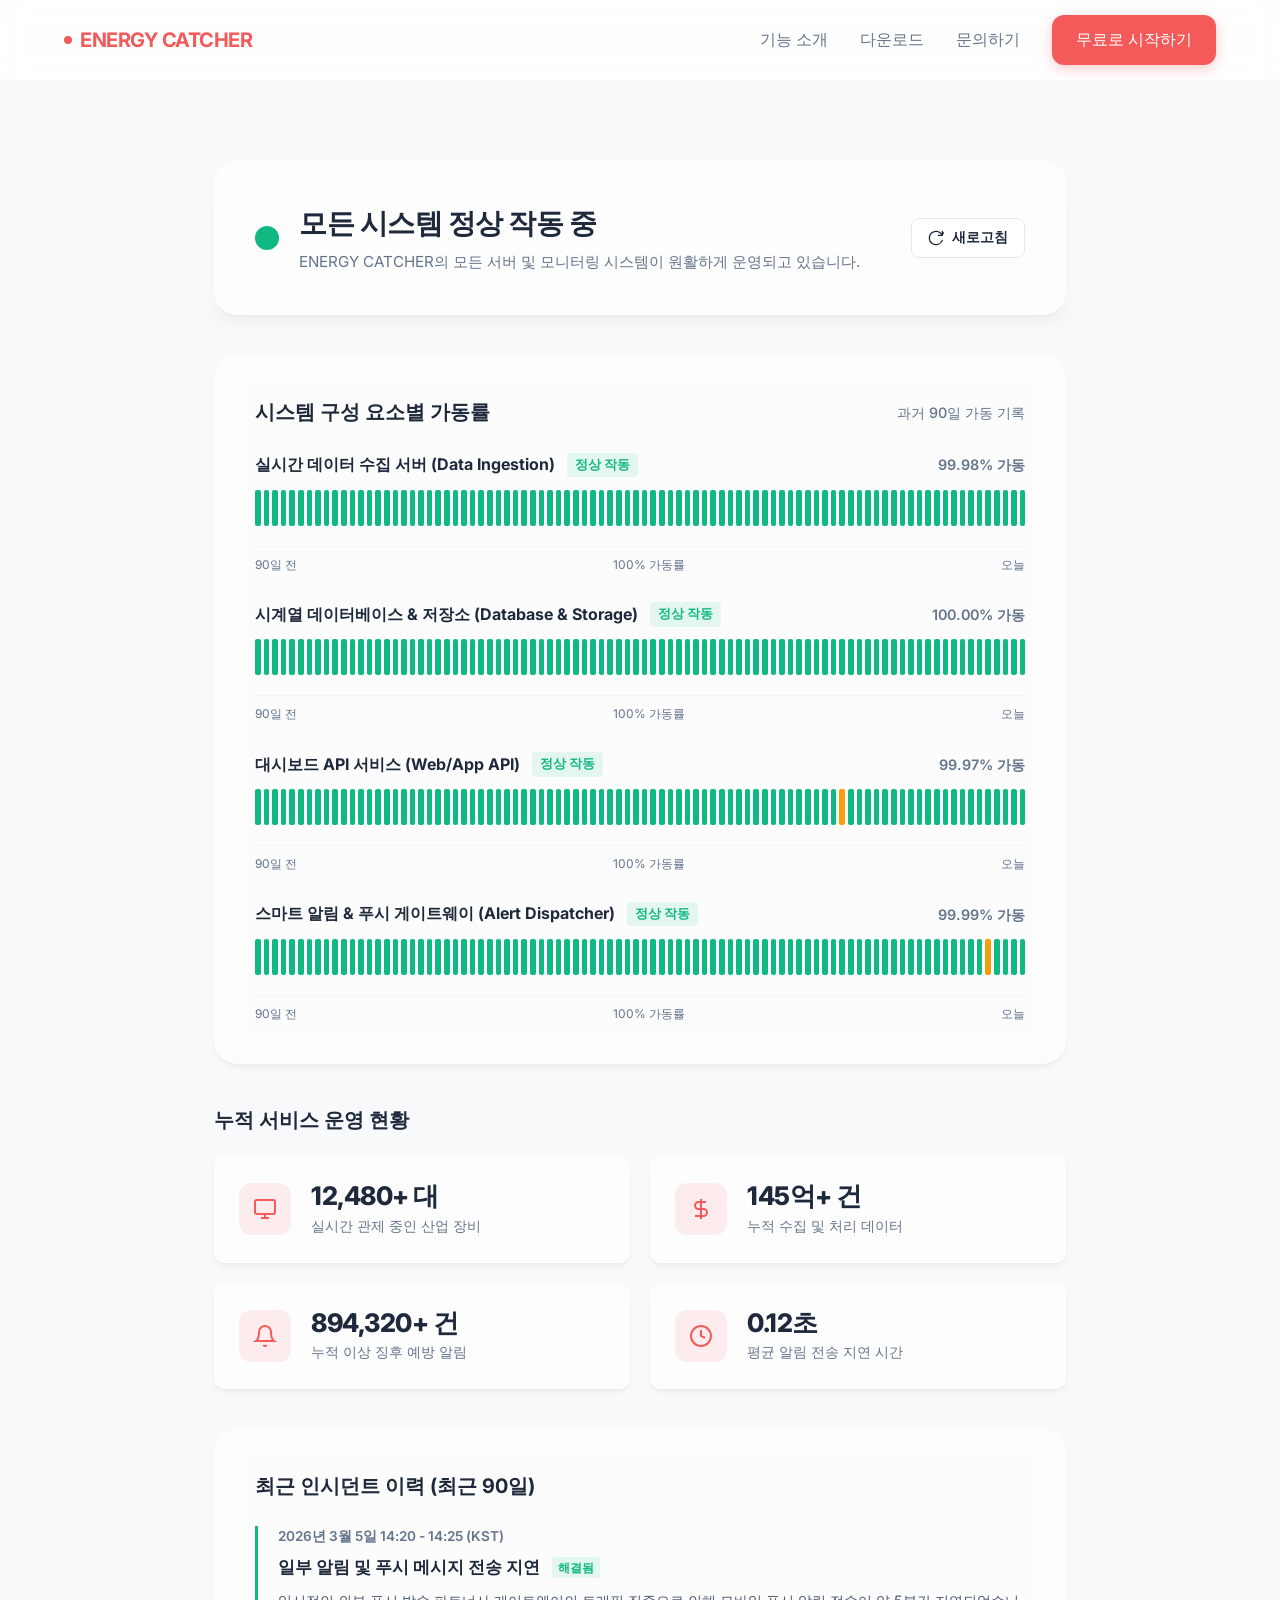
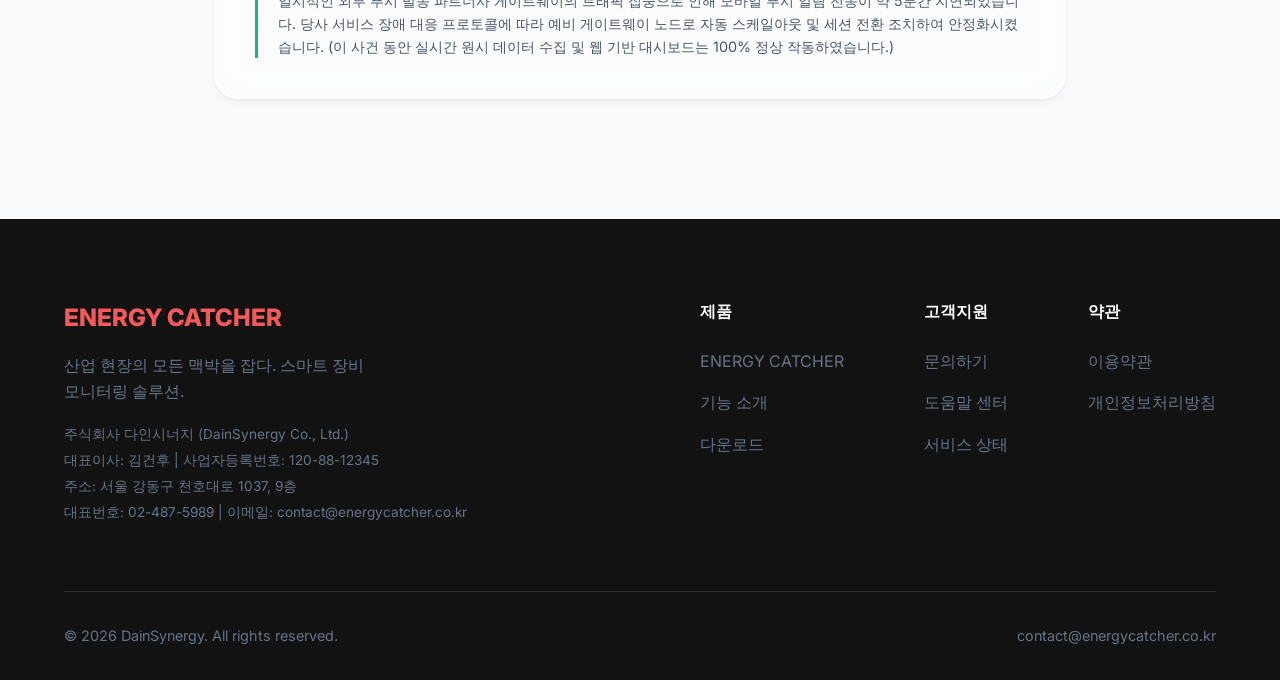
<file: status.html>
<!DOCTYPE html>
<html lang="ko">
<head>
    <meta charset="UTF-8">
    <link rel="icon" type="image/png" sizes="256x256" href="https://energycatcher.co.kr/images/launcher_icon.png">
    <meta name="viewport" content="width=device-width, initial-scale=1.0">
    <title>서비스 상태 - ENERGY CATCHER | DainSynergy</title>
    <!-- SEO Meta Tags -->
    <meta name="description" content="ENERGY CATCHER 서비스 운영 및 시스템 가동 상태. 실시간 장비 모니터링 시스템의 안정성과 가동현황 지표를 투명하게 공개합니다.">
    <!-- Google Fonts: Inter -->
    <link rel="preconnect" href="https://fonts.googleapis.com">
    <link rel="preconnect" href="https://fonts.gstatic.com" crossorigin>
    <link href="https://fonts.googleapis.com/css2?family=Inter:wght@400;500;700;800&display=swap" rel="stylesheet">
    <!-- Custom CSS -->
    <link rel="stylesheet" href="styles.css">
</head>
<body>
    <!-- Navbar (Header) -->
    <header class="navbar" id="navbar">
        <div class="nav-container container">
            <div class="brand">
                <a href="index.html#hero" class="brand-link">
                    <span class="logo-dot"></span>
                    <span class="service-name">ENERGY CATCHER</span>
                </a>
            </div>
            <nav class="nav-menu">
                <a href="index.html#features" class="nav-link">기능 소개</a>
                <a href="index.html#download" class="nav-link">다운로드</a>
                <a href="contact.html" class="nav-link">문의하기</a>
                <a href="index.html#download" class="btn btn-primary nav-btn">무료로 시작하기</a>
            </nav>
            <button class="mobile-menu-btn" id="mobile-menu-btn" aria-label="메뉴 열기">
                <svg width="24" height="24" viewBox="0 0 24 24" fill="none" stroke="currentColor" stroke-width="2" stroke-linecap="round" stroke-linejoin="round"><line x1="3" y1="12" x2="21" y2="12"></line><line x1="3" y1="6" x2="21" y2="6"></line><line x1="3" y1="18" x2="21" y2="18"></line></svg>
            </button>
        </div>
    </header>

    <!-- Main Content -->
    <main>
        <section class="status-page-sec">
            <div class="hero-bg-layer">
                <div class="gradient-blob form-1"></div>
                <div class="gradient-blob form-2"></div>
            </div>
            
            <div class="status-main-container">
                <!-- Master Status Card -->
                <div class="status-master-card">
                    <div class="status-master-info">
                        <div class="status-pulse-indicator"></div>
                        <div class="status-master-text">
                            <h1>모든 시스템 정상 작동 중</h1>
                            <p>ENERGY CATCHER의 모든 서버 및 모니터링 시스템이 원활하게 운영되고 있습니다.</p>
                        </div>
                    </div>
                    <button class="status-refresh-btn" onclick="refreshStatus()">
                        <svg width="16" height="16" viewBox="0 0 24 24" fill="none" stroke="currentColor" stroke-width="2" stroke-linecap="round" stroke-linejoin="round"><path d="M21.5 2v6h-6M21.34 15.57a10 10 0 1 1-.57-8.38l5.67-5.67"></path></svg>
                        새로고침
                    </button>
                </div>

                <!-- Component Status Section -->
                <div class="status-section">
                    <h2 class="status-sec-title">
                        시스템 구성 요소별 가동률
                        <span>과거 90일 가동 기록</span>
                    </h2>
                    
                    <div class="status-components-list">
                        <!-- Component 1 -->
                        <div class="component-item">
                            <div class="component-header">
                                <div class="component-info">
                                    <span class="component-name">실시간 데이터 수집 서버 (Data Ingestion)</span>
                                    <span class="component-state-badge">정상 작동</span>
                                </div>
                                <span class="component-uptime">99.98% 가동</span>
                            </div>
                            <div class="uptime-history-graph" data-component="ingest"></div>
                            <div class="uptime-graph-footer">
                                <span>90일 전</span>
                                <span>100% 가동률</span>
                                <span>오늘</span>
                            </div>
                        </div>

                        <!-- Component 2 -->
                        <div class="component-item">
                            <div class="component-header">
                                <div class="component-info">
                                    <span class="component-name">시계열 데이터베이스 & 저장소 (Database & Storage)</span>
                                    <span class="component-state-badge">정상 작동</span>
                                </div>
                                <span class="component-uptime">100.00% 가동</span>
                            </div>
                            <div class="uptime-history-graph" data-component="db"></div>
                            <div class="uptime-graph-footer">
                                <span>90일 전</span>
                                <span>100% 가동률</span>
                                <span>오늘</span>
                            </div>
                        </div>

                        <!-- Component 3 -->
                        <div class="component-item">
                            <div class="component-header">
                                <div class="component-info">
                                    <span class="component-name">대시보드 API 서비스 (Web/App API)</span>
                                    <span class="component-state-badge">정상 작동</span>
                                </div>
                                <span class="component-uptime">99.97% 가동</span>
                            </div>
                            <div class="uptime-history-graph" data-component="api"></div>
                            <div class="uptime-graph-footer">
                                <span>90일 전</span>
                                <span>100% 가동률</span>
                                <span>오늘</span>
                            </div>
                        </div>

                        <!-- Component 4 -->
                        <div class="component-item">
                            <div class="component-header">
                                <div class="component-info">
                                    <span class="component-name">스마트 알림 & 푸시 게이트웨이 (Alert Dispatcher)</span>
                                    <span class="component-state-badge">정상 작동</span>
                                </div>
                                <span class="component-uptime">99.99% 가동</span>
                            </div>
                            <div class="uptime-history-graph" data-component="push"></div>
                            <div class="uptime-graph-footer">
                                <span>90일 전</span>
                                <span>100% 가동률</span>
                                <span>오늘</span>
                            </div>
                        </div>
                    </div>
                </div>

                <!-- Cumulative Service Metrics -->
                <div>
                    <h2 style="font-size: 1.25rem; font-weight: 700; margin-bottom: 20px; color: var(--text-main);">누적 서비스 운영 현황</h2>
                    <div class="status-stats-grid">
                        <!-- Stat 1 -->
                        <div class="stat-card">
                            <div class="stat-icon-wrapper">
                                <svg width="24" height="24" viewBox="0 0 24 24" fill="none" stroke="currentColor" stroke-width="2"><rect x="2" y="3" width="20" height="14" rx="2" ry="2"></rect><line x1="8" y1="21" x2="16" y2="21"></line><line x1="12" y1="17" x2="12" y2="21"></line></svg>
                            </div>
                            <div class="stat-text">
                                <span class="stat-num">12,480+ 대</span>
                                <span class="stat-label">실시간 관제 중인 산업 장비</span>
                            </div>
                        </div>
                        
                        <!-- Stat 2 -->
                        <div class="stat-card">
                            <div class="stat-icon-wrapper">
                                <svg width="24" height="24" viewBox="0 0 24 24" fill="none" stroke="currentColor" stroke-width="2"><path d="M12 2v20M17 5H9.5a3.5 3.5 0 0 0 0 7h5a3.5 3.5 0 0 1 0 7H6"></path></svg>
                            </div>
                            <div class="stat-text">
                                <span class="stat-num">145억+ 건</span>
                                <span class="stat-label">누적 수집 및 처리 데이터</span>
                            </div>
                        </div>

                        <!-- Stat 3 -->
                        <div class="stat-card">
                            <div class="stat-icon-wrapper">
                                <svg width="24" height="24" viewBox="0 0 24 24" fill="none" stroke="currentColor" stroke-width="2"><path d="M18 8A6 6 0 0 0 6 8c0 7-3 9-3 9h18s-3-2-3-9"></path><path d="M13.73 21a2 2 0 0 1-3.46 0"></path></svg>
                            </div>
                            <div class="stat-text">
                                <span class="stat-num">894,320+ 건</span>
                                <span class="stat-label">누적 이상 징후 예방 알림</span>
                            </div>
                        </div>

                        <!-- Stat 4 -->
                        <div class="stat-card">
                            <div class="stat-icon-wrapper">
                                <svg width="24" height="24" viewBox="0 0 24 24" fill="none" stroke="currentColor" stroke-width="2"><circle cx="12" cy="12" r="10"></circle><polyline points="12 6 12 12 16 14"></polyline></svg>
                            </div>
                            <div class="stat-text">
                                <span class="stat-num">0.12초</span>
                                <span class="stat-label">평균 알림 전송 지연 시간</span>
                            </div>
                        </div>
                    </div>
                </div>

                <!-- Past Incidents Section -->
                <div class="status-section">
                    <h2 class="status-sec-title">최근 인시던트 이력 (최근 90일)</h2>
                    <div class="incident-list">
                        <!-- Incident 1 -->
                        <div class="incident-card resolved">
                            <div class="incident-time">2026년 3월 5일 14:20 - 14:25 (KST)</div>
                            <div class="incident-header-row">
                                <span class="incident-title">일부 알림 및 푸시 메시지 전송 지연</span>
                                <span class="incident-badge">해결됨</span>
                            </div>
                            <p class="incident-description">
                                일시적인 외부 푸시 발송 파트너사 게이트웨이의 트래픽 집중으로 인해 모바일 푸시 알림 전송이 약 5분간 지연되었습니다.
                                당사 서비스 장애 대응 프로토콜에 따라 예비 게이트웨이 노드로 자동 스케일아웃 및 세션 전환 조치하여 안정화시켰습니다.
                                (이 사건 동안 실시간 원시 데이터 수집 및 웹 기반 대시보드는 100% 정상 작동하였습니다.)
                            </p>
                        </div>
                    </div>
                </div>
            </div>
        </section>
    </main>

    <!-- Footer -->
    <footer class="footer">
        <div class="container footer-container">
            <div class="footer-brand">
                <div class="f-logo">ENERGY CATCHER</div>
                <p class="f-desc">산업 현장의 모든 맥박을 잡다. 스마트 장비 모니터링 솔루션.</p>
                <div class="f-company-info">
                    <p class="company-detail">주식회사 다인시너지 (DainSynergy Co., Ltd.)</p>
                    <p class="company-detail">대표이사: 김건후 | 사업자등록번호: 120-88-12345</p>
                    <p class="company-detail">주소: 서울 강동구 천호대로 1037, 9층</p>
                    <p class="company-detail">대표번호: 02-487-5989 | 이메일: contact@energycatcher.co.kr</p>
                </div>
            </div>
            <div class="footer-links">
                <div class="link-col">
                    <h4>제품</h4>
                    <a href="index.html#">ENERGY CATCHER</a>
                    <a href="index.html#features">기능 소개</a>
                    <a href="index.html#download">다운로드</a>
                </div>
                <div class="link-col">
                    <h4>고객지원</h4>
                    <a href="contact.html">문의하기</a>
                    <a href="help.html">도움말 센터</a>
                    <a href="status.html">서비스 상태</a>
                </div>
                <div class="link-col">
                    <h4>약관</h4>
                    <a href="terms.html">이용약관</a>
                    <a href="privacy.html">개인정보처리방침</a>
                </div>
            </div>
        </div>
        <div class="container">
            <div class="footer-bottom">
                <p>&copy; 2026 DainSynergy. All rights reserved.</p>
                <p class="contact-email">contact@energycatcher.co.kr</p>
            </div>
        </div>
    </footer>

    <!-- Custom Script -->
    <script>
        // Navbar Scrolled Effect
        window.addEventListener('scroll', () => {
            const navbar = document.getElementById('navbar');
            if (window.scrollY > 20) {
                navbar.classList.add('scrolled');
            } else {
                navbar.classList.remove('scrolled');
            }
        });

        // Mobile Menu Toggling
        const mobileMenuBtn = document.getElementById('mobile-menu-btn');
        const navMenu = document.querySelector('.nav-menu');
        
        mobileMenuBtn.addEventListener('click', () => {
            navMenu.classList.toggle('active');
        });

        // Dynamic Uptime Grid Rendering
        const componentGraphs = document.querySelectorAll('.uptime-history-graph');
        componentGraphs.forEach(graph => {
            const componentId = graph.dataset.component;
            for (let i = 0; i < 90; i++) {
                const bar = document.createElement('div');
                bar.classList.add('uptime-day-bar');
                
                // Add fake incidents based on index (90 days total, let's put it on specific indexes)
                if (componentId === 'api' && i === 68) {
                    bar.classList.add('incident');
                    bar.title = '90일 중 69일 전: API 단시간 네트워크 병목 (99.85% 가동)';
                } else if (componentId === 'push' && i === 85) {
                    bar.classList.add('incident');
                    bar.title = '90일 중 86일 전: 푸시 게이트웨이 트래픽 집중 지연 (99.95% 가동)';
                } else {
                    bar.title = `90일 중 ${i + 1}일 전: 정상 운영 (100% 가동)`;
                }
                graph.appendChild(bar);
            }
        });

        // Refresh Action Simulation
        function refreshStatus() {
            const refreshBtn = document.querySelector('.status-refresh-btn');
            refreshBtn.disabled = true;
            refreshBtn.innerHTML = `
                <svg class="spin" width="16" height="16" viewBox="0 0 24 24" fill="none" stroke="currentColor" stroke-width="2" stroke-linecap="round" stroke-linejoin="round" style="animation: spin 1s linear infinite;"><path d="M21.5 2v6h-6M21.34 15.57a10 10 0 1 1-.57-8.38l5.67-5.67"></path></svg>
                확인 중...
            `;
            
            // Add spin keyframe dynamically if not present
            if (!document.getElementById('spin-keyframe')) {
                const style = document.createElement('style');
                style.id = 'spin-keyframe';
                style.innerHTML = `
                    @keyframes spin {
                        0% { transform: rotate(0deg); }
                        100% { transform: rotate(360deg); }
                    }
                `;
                document.head.appendChild(style);
            }

            setTimeout(() => {
                refreshBtn.disabled = false;
                refreshBtn.innerHTML = `
                    <svg width="16" height="16" viewBox="0 0 24 24" fill="none" stroke="currentColor" stroke-width="2" stroke-linecap="round" stroke-linejoin="round"><path d="M21.5 2v6h-6M21.34 15.57a10 10 0 1 1-.57-8.38l5.67-5.67"></path></svg>
                    새로고침
                `;
                alert('시스템 상태가 최신 상태입니다. (모든 구성 요소 정상 운영 중)');
            }, 1000);
        }
    </script>
</body>
</html>
</file>
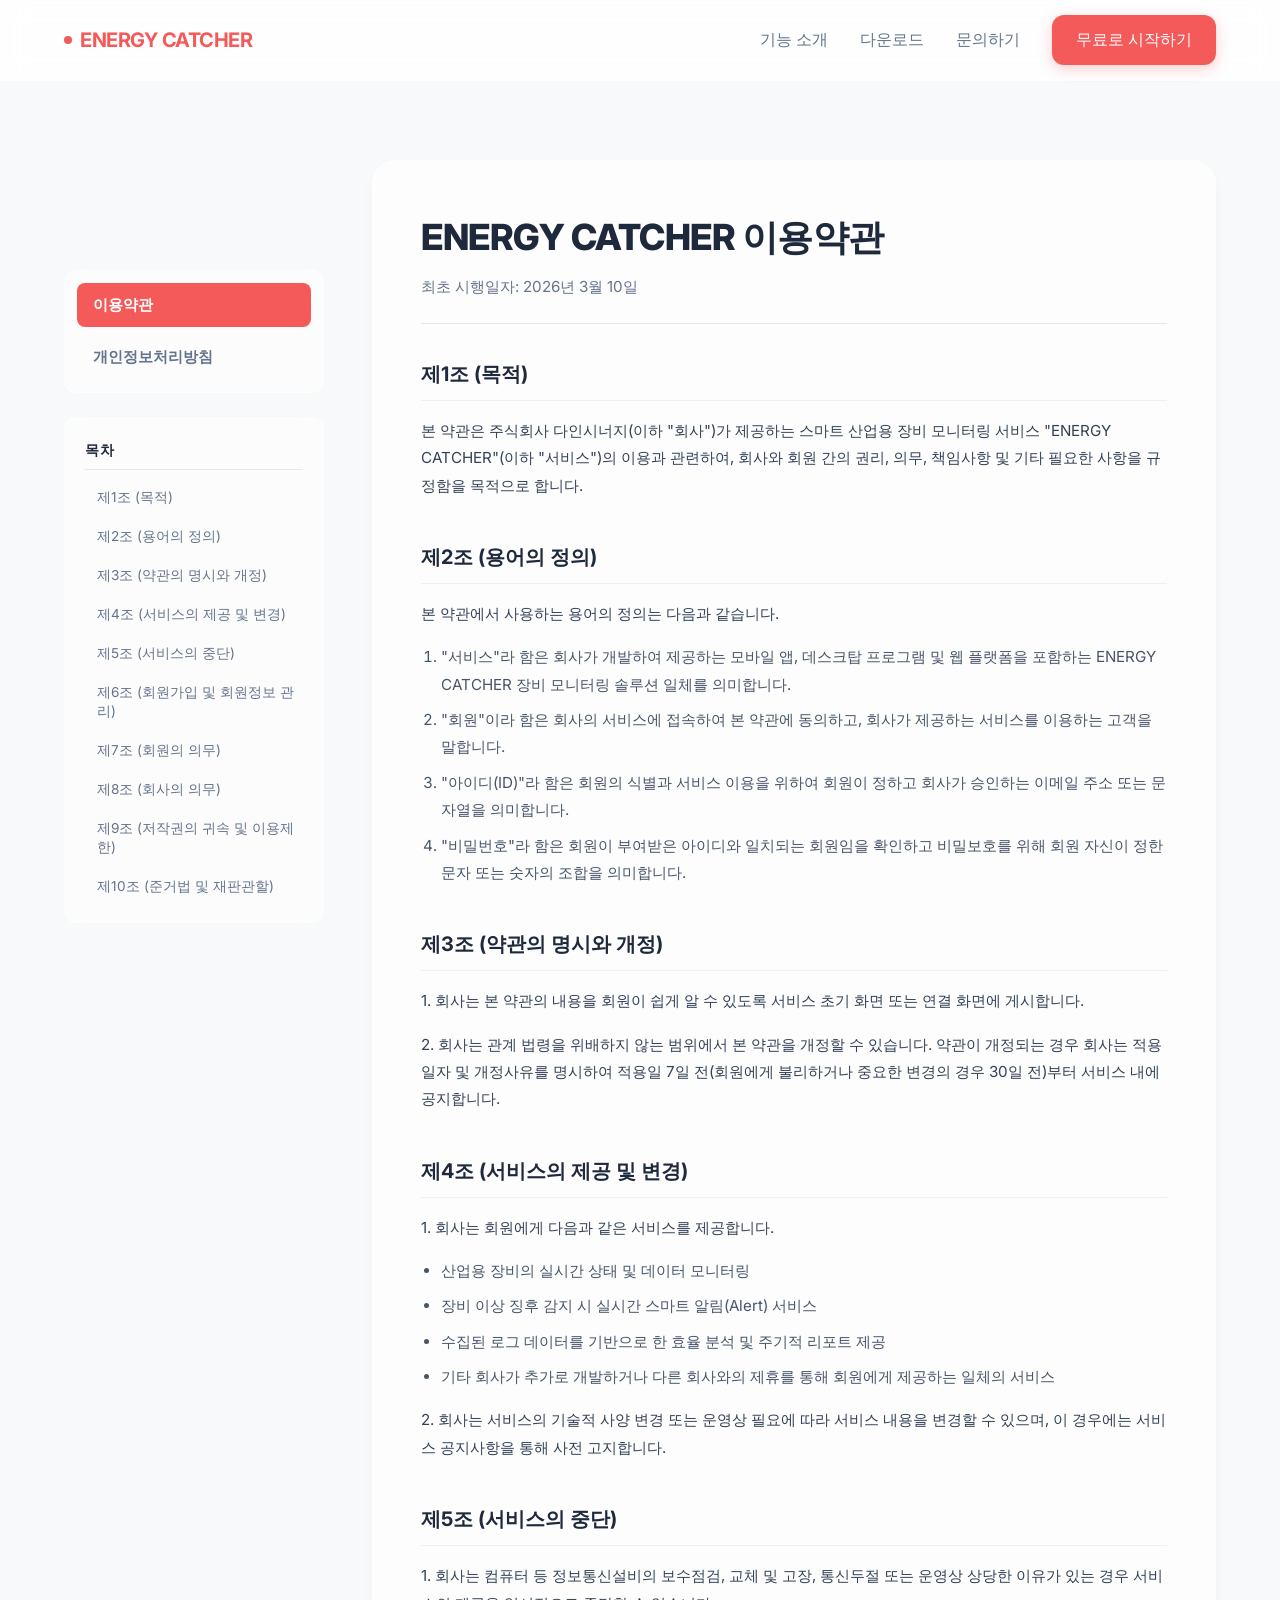
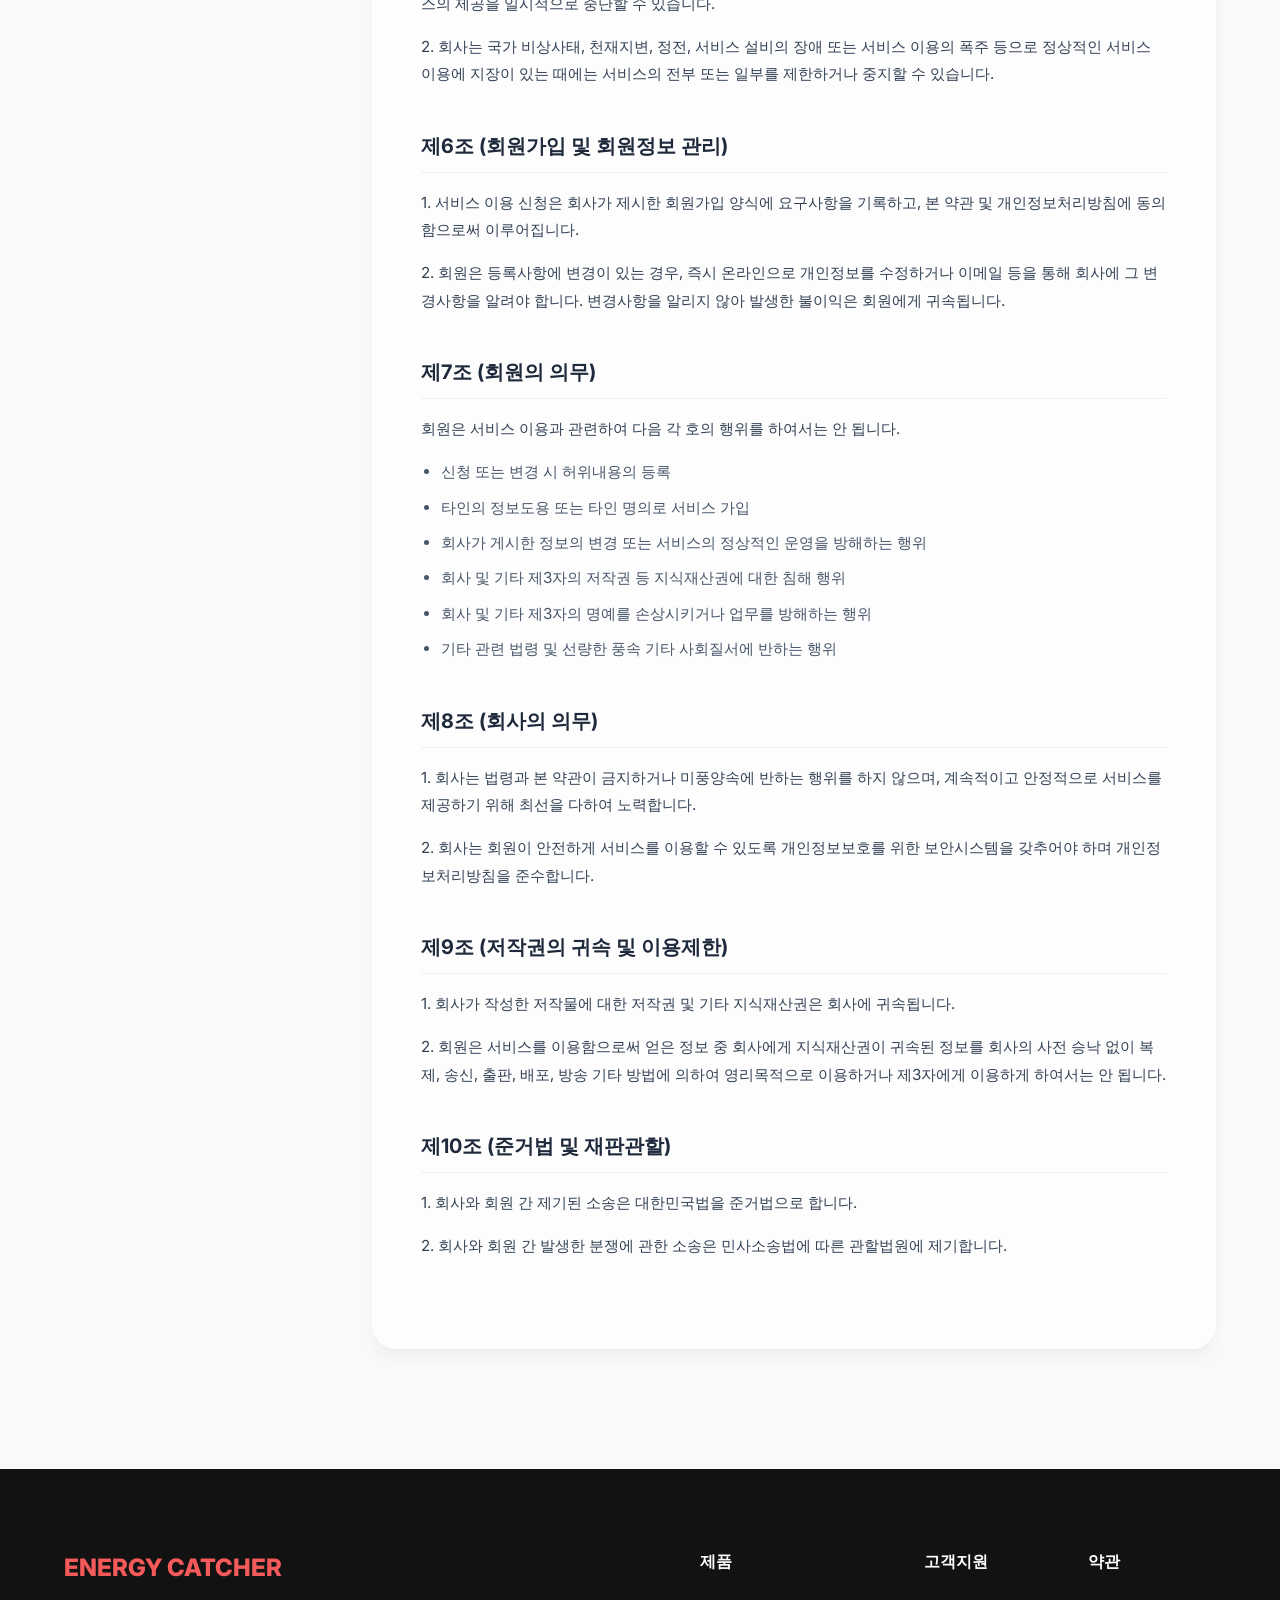
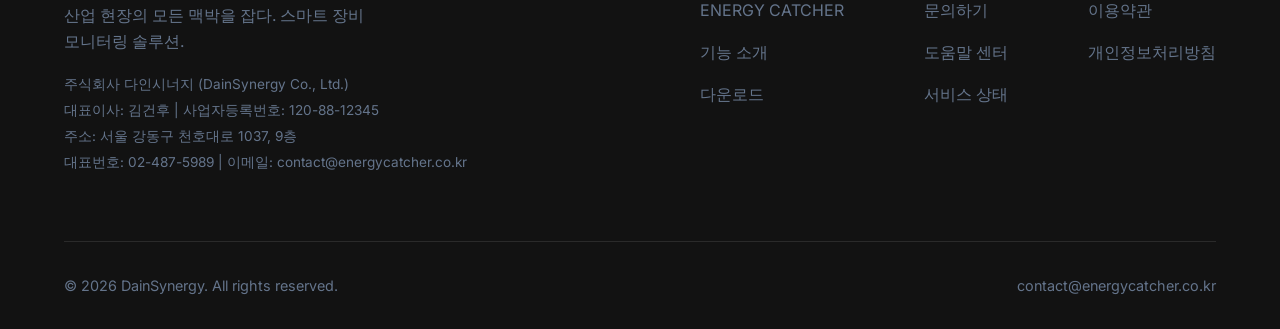
<file: terms.html>
<!DOCTYPE html>
<html lang="ko">
<head>
    <meta charset="UTF-8">
    <link rel="icon" type="image/png" sizes="256x256" href="https://energycatcher.co.kr/images/launcher_icon.png">
    <meta name="viewport" content="width=device-width, initial-scale=1.0">
    <title>이용약관 - ENERGY CATCHER | DainSynergy</title>
    <!-- SEO Meta Tags -->
    <meta name="description" content="ENERGY CATCHER 서비스 이용약관. 주식회사 다인시너지의 스마트 장비 모니터링 솔루션 이용 규칙을 안내합니다.">
    <!-- Google Fonts: Inter -->
    <link rel="preconnect" href="https://fonts.googleapis.com">
    <link rel="preconnect" href="https://fonts.gstatic.com" crossorigin>
    <link href="https://fonts.googleapis.com/css2?family=Inter:wght@400;500;700;800&display=swap" rel="stylesheet">
    <!-- Custom CSS -->
    <link rel="stylesheet" href="styles.css">
</head>
<body>
    <!-- Navbar (Header) -->
    <header class="navbar" id="navbar">
        <div class="nav-container container">
            <div class="brand">
                <a href="index.html#hero" class="brand-link">
                    <span class="logo-dot"></span>
                    <span class="service-name">ENERGY CATCHER</span>
                </a>
            </div>
            <nav class="nav-menu">
                <a href="index.html#features" class="nav-link">기능 소개</a>
                <a href="index.html#download" class="nav-link">다운로드</a>
                <a href="contact.html" class="nav-link">문의하기</a>
                <a href="index.html#download" class="btn btn-primary nav-btn">무료로 시작하기</a>
            </nav>
            <button class="mobile-menu-btn" id="mobile-menu-btn" aria-label="메뉴 열기">
                <svg width="24" height="24" viewBox="0 0 24 24" fill="none" stroke="currentColor" stroke-width="2" stroke-linecap="round" stroke-linejoin="round"><line x1="3" y1="12" x2="21" y2="12"></line><line x1="3" y1="6" x2="21" y2="6"></line><line x1="3" y1="18" x2="21" y2="18"></line></svg>
            </button>
        </div>
    </header>

    <!-- Main Content -->
    <main>
        <!-- Legal Content Section -->
        <section class="legal-page-sec">
            <div class="hero-bg-layer">
                <div class="gradient-blob form-1"></div>
                <div class="gradient-blob form-2"></div>
            </div>
            <div class="container legal-container">
                <!-- Sidebar Navigation -->
                <aside class="legal-sidebar-col">
                    <div class="legal-tabs">
                        <a href="terms.html" class="legal-tab-btn active">이용약관</a>
                        <a href="privacy.html" class="legal-tab-btn">개인정보처리방침</a>
                    </div>
                    <nav class="legal-nav">
                        <h3>목차</h3>
                        <ul class="legal-nav-list">
                            <li><a href="#sec-1" class="legal-nav-link">제1조 (목적)</a></li>
                            <li><a href="#sec-2" class="legal-nav-link">제2조 (용어의 정의)</a></li>
                            <li><a href="#sec-3" class="legal-nav-link">제3조 (약관의 명시와 개정)</a></li>
                            <li><a href="#sec-4" class="legal-nav-link">제4조 (서비스의 제공 및 변경)</a></li>
                            <li><a href="#sec-5" class="legal-nav-link">제5조 (서비스의 중단)</a></li>
                            <li><a href="#sec-6" class="legal-nav-link">제6조 (회원가입 및 회원정보 관리)</a></li>
                            <li><a href="#sec-7" class="legal-nav-link">제7조 (회원의 의무)</a></li>
                            <li><a href="#sec-8" class="legal-nav-link">제8조 (회사의 의무)</a></li>
                            <li><a href="#sec-9" class="legal-nav-link">제9조 (저작권의 귀속 및 이용제한)</a></li>
                            <li><a href="#sec-10" class="legal-nav-link">제10조 (준거법 및 재판관할)</a></li>
                        </ul>
                    </nav>
                </aside>

                <!-- Document Content -->
                <div class="legal-content-col">
                    <article class="legal-card">
                        <div class="legal-header">
                            <h1 class="legal-title">ENERGY CATCHER 이용약관</h1>
                            <p class="legal-subtitle">최초 시행일자: 2026년 3월 10일</p>
                        </div>
                        
                        <div class="legal-body">
                            <section id="sec-1">
                                <h2>제1조 (목적)</h2>
                                <p>본 약관은 주식회사 다인시너지(이하 "회사")가 제공하는 스마트 산업용 장비 모니터링 서비스 "ENERGY CATCHER"(이하 "서비스")의 이용과 관련하여, 회사와 회원 간의 권리, 의무, 책임사항 및 기타 필요한 사항을 규정함을 목적으로 합니다.</p>
                            </section>
                            
                            <section id="sec-2">
                                <h2>제2조 (용어의 정의)</h2>
                                <p>본 약관에서 사용하는 용어의 정의는 다음과 같습니다.</p>
                                <ol>
                                    <li>"서비스"라 함은 회사가 개발하여 제공하는 모바일 앱, 데스크탑 프로그램 및 웹 플랫폼을 포함하는 ENERGY CATCHER 장비 모니터링 솔루션 일체를 의미합니다.</li>
                                    <li>"회원"이라 함은 회사의 서비스에 접속하여 본 약관에 동의하고, 회사가 제공하는 서비스를 이용하는 고객을 말합니다.</li>
                                    <li>"아이디(ID)"라 함은 회원의 식별과 서비스 이용을 위하여 회원이 정하고 회사가 승인하는 이메일 주소 또는 문자열을 의미합니다.</li>
                                    <li>"비밀번호"라 함은 회원이 부여받은 아이디와 일치되는 회원임을 확인하고 비밀보호를 위해 회원 자신이 정한 문자 또는 숫자의 조합을 의미합니다.</li>
                                </ol>
                            </section>
                            
                            <section id="sec-3">
                                <h2>제3조 (약관의 명시와 개정)</h2>
                                <p>1. 회사는 본 약관의 내용을 회원이 쉽게 알 수 있도록 서비스 초기 화면 또는 연결 화면에 게시합니다.</p>
                                <p>2. 회사는 관계 법령을 위배하지 않는 범위에서 본 약관을 개정할 수 있습니다. 약관이 개정되는 경우 회사는 적용일자 및 개정사유를 명시하여 적용일 7일 전(회원에게 불리하거나 중요한 변경의 경우 30일 전)부터 서비스 내에 공지합니다.</p>
                            </section>
                            
                            <section id="sec-4">
                                <h2>제4조 (서비스의 제공 및 변경)</h2>
                                <p>1. 회사는 회원에게 다음과 같은 서비스를 제공합니다.</p>
                                <ul>
                                    <li>산업용 장비의 실시간 상태 및 데이터 모니터링</li>
                                    <li>장비 이상 징후 감지 시 실시간 스마트 알림(Alert) 서비스</li>
                                    <li>수집된 로그 데이터를 기반으로 한 효율 분석 및 주기적 리포트 제공</li>
                                    <li>기타 회사가 추가로 개발하거나 다른 회사와의 제휴를 통해 회원에게 제공하는 일체의 서비스</li>
                                </ul>
                                <p>2. 회사는 서비스의 기술적 사양 변경 또는 운영상 필요에 따라 서비스 내용을 변경할 수 있으며, 이 경우에는 서비스 공지사항을 통해 사전 고지합니다.</p>
                            </section>
                            
                            <section id="sec-5">
                                <h2>제5조 (서비스의 중단)</h2>
                                <p>1. 회사는 컴퓨터 등 정보통신설비의 보수점검, 교체 및 고장, 통신두절 또는 운영상 상당한 이유가 있는 경우 서비스의 제공을 일시적으로 중단할 수 있습니다.</p>
                                <p>2. 회사는 국가 비상사태, 천재지변, 정전, 서비스 설비의 장애 또는 서비스 이용의 폭주 등으로 정상적인 서비스 이용에 지장이 있는 때에는 서비스의 전부 또는 일부를 제한하거나 중지할 수 있습니다.</p>
                            </section>
                            
                            <section id="sec-6">
                                <h2>제6조 (회원가입 및 회원정보 관리)</h2>
                                <p>1. 서비스 이용 신청은 회사가 제시한 회원가입 양식에 요구사항을 기록하고, 본 약관 및 개인정보처리방침에 동의함으로써 이루어집니다.</p>
                                <p>2. 회원은 등록사항에 변경이 있는 경우, 즉시 온라인으로 개인정보를 수정하거나 이메일 등을 통해 회사에 그 변경사항을 알려야 합니다. 변경사항을 알리지 않아 발생한 불이익은 회원에게 귀속됩니다.</p>
                            </section>
                            
                            <section id="sec-7">
                                <h2>제7조 (회원의 의무)</h2>
                                <p>회원은 서비스 이용과 관련하여 다음 각 호의 행위를 하여서는 안 됩니다.</p>
                                <ul>
                                    <li>신청 또는 변경 시 허위내용의 등록</li>
                                    <li>타인의 정보도용 또는 타인 명의로 서비스 가입</li>
                                    <li>회사가 게시한 정보의 변경 또는 서비스의 정상적인 운영을 방해하는 행위</li>
                                    <li>회사 및 기타 제3자의 저작권 등 지식재산권에 대한 침해 행위</li>
                                    <li>회사 및 기타 제3자의 명예를 손상시키거나 업무를 방해하는 행위</li>
                                    <li>기타 관련 법령 및 선량한 풍속 기타 사회질서에 반하는 행위</li>
                                </ul>
                            </section>
                            
                            <section id="sec-8">
                                <h2>제8조 (회사의 의무)</h2>
                                <p>1. 회사는 법령과 본 약관이 금지하거나 미풍양속에 반하는 행위를 하지 않으며, 계속적이고 안정적으로 서비스를 제공하기 위해 최선을 다하여 노력합니다.</p>
                                <p>2. 회사는 회원이 안전하게 서비스를 이용할 수 있도록 개인정보보호를 위한 보안시스템을 갖추어야 하며 개인정보처리방침을 준수합니다.</p>
                            </section>
                            
                            <section id="sec-9">
                                <h2>제9조 (저작권의 귀속 및 이용제한)</h2>
                                <p>1. 회사가 작성한 저작물에 대한 저작권 및 기타 지식재산권은 회사에 귀속됩니다.</p>
                                <p>2. 회원은 서비스를 이용함으로써 얻은 정보 중 회사에게 지식재산권이 귀속된 정보를 회사의 사전 승낙 없이 복제, 송신, 출판, 배포, 방송 기타 방법에 의하여 영리목적으로 이용하거나 제3자에게 이용하게 하여서는 안 됩니다.</p>
                            </section>
                            
                            <section id="sec-10">
                                <h2>제10조 (준거법 및 재판관할)</h2>
                                <p>1. 회사와 회원 간 제기된 소송은 대한민국법을 준거법으로 합니다.</p>
                                <p>2. 회사와 회원 간 발생한 분쟁에 관한 소송은 민사소송법에 따른 관할법원에 제기합니다.</p>
                            </section>
                        </div>
                    </article>
                </div>
            </div>
        </section>
    </main>

    <!-- Footer -->
    <footer class="footer">
        <div class="container footer-container">
            <div class="footer-brand">
                <div class="f-logo">ENERGY CATCHER</div>
                <p class="f-desc">산업 현장의 모든 맥박을 잡다. 스마트 장비 모니터링 솔루션.</p>
                <div class="f-company-info">
                    <p class="company-detail">주식회사 다인시너지 (DainSynergy Co., Ltd.)</p>
                    <p class="company-detail">대표이사: 김건후 | 사업자등록번호: 120-88-12345</p>
                    <p class="company-detail">주소: 서울 강동구 천호대로 1037, 9층</p>
                    <p class="company-detail">대표번호: 02-487-5989 | 이메일: contact@energycatcher.co.kr</p>
                </div>
            </div>
            <div class="footer-links">
                <div class="link-col">
                    <h4>제품</h4>
                    <a href="index.html#">ENERGY CATCHER</a>
                    <a href="index.html#features">기능 소개</a>
                    <a href="index.html#download">다운로드</a>
                </div>
                <div class="link-col">
                    <h4>고객지원</h4>
                    <a href="contact.html">문의하기</a>
                    <a href="help.html">도움말 센터</a>
                    <a href="status.html">서비스 상태</a>
                </div>
                <div class="link-col">
                    <h4>약관</h4>
                    <a href="terms.html">이용약관</a>
                    <a href="privacy.html">개인정보처리방침</a>
                </div>
            </div>
        </div>
        <div class="container">
            <div class="footer-bottom">
                <p>&copy; 2026 DainSynergy. All rights reserved.</p>
                <p class="contact-email">contact@energycatcher.co.kr</p>
            </div>
        </div>
    </footer>

    <!-- Custom Script -->
    <script>
        // Navbar Scrolled Effect
        window.addEventListener('scroll', () => {
            const navbar = document.getElementById('navbar');
            if (window.scrollY > 20) {
                navbar.classList.add('scrolled');
            } else {
                navbar.classList.remove('scrolled');
            }
        });

        // Mobile Menu Toggling
        const mobileMenuBtn = document.getElementById('mobile-menu-btn');
        const navMenu = document.querySelector('.nav-menu');
        
        mobileMenuBtn.addEventListener('click', () => {
            navMenu.classList.toggle('active');
        });

        // Add Active class to Sidebar nav links on scroll (Scrollspy)
        const sections = document.querySelectorAll('.legal-body section');
        const navLinks = document.querySelectorAll('.legal-nav-link');

        window.addEventListener('scroll', () => {
            let current = '';
            sections.forEach(section => {
                const sectionTop = section.offsetTop;
                const sectionHeight = section.clientHeight;
                if (pageYOffset >= (sectionTop - 150)) {
                    current = section.getAttribute('id');
                }
            });

            navLinks.forEach(link => {
                link.classList.remove('active');
                // Temporarily add basic active styling
                if (link.getAttribute('href') === `#${current}`) {
                    link.style.color = 'var(--primary)';
                    link.style.borderLeftColor = 'var(--primary)';
                    link.style.fontWeight = '700';
                } else {
                    link.style.color = '';
                    link.style.borderLeftColor = '';
                    link.style.fontWeight = '';
                }
            });
        });
    </script>
</body>
</html>
</file>
<file: styles.css>
/* 
   =================================
   ENERGY CATCHER - Landing Page CSS
   =================================
*/

/* 1. Reset && Variables */
:root {
    /* Colors */
    --primary: #F45A5A; /* DainSynergy Main Pink/Red */
    --primary-hover: #e04444;
    --primary-light: rgba(244, 90, 90, 0.1);
    
    --bg-white: #ffffff;
    --bg-light: #f8f9fa;
    --bg-dark: #121212;
    
    --text-main: #1e293b;
    --text-muted: #64748b;
    
    --border-color: #e2e8f0;
    
    /* Typography */
    --font-main: 'Inter', sans-serif;
    
    /* Effects */
    --shadow-sm: 0 4px 6px -1px rgba(0, 0, 0, 0.05), 0 2px 4px -1px rgba(0, 0, 0, 0.03);
    --shadow-md: 0 10px 15px -3px rgba(0, 0, 0, 0.05), 0 4px 6px -2px rgba(0, 0, 0, 0.025);
    --shadow-lg: 0 20px 25px -5px rgba(0, 0, 0, 0.05), 0 10px 10px -5px rgba(0, 0, 0, 0.02);
    
    --radius-md: 12px;
    --radius-lg: 24px;
    
    /* Animation Timing */
    --transition: all 0.3s cubic-bezier(0.4, 0, 0.2, 1);
}

* {
    margin: 0;
    padding: 0;
    box-sizing: border-box;
}

html {
    scroll-behavior: smooth;
}

body {
    font-family: var(--font-main);
    color: var(--text-main);
    background-color: var(--bg-white);
    line-height: 1.6;
    overflow-x: hidden;
}

/* 2. Utility Classes */
.container {
    width: 100%;
    max-width: 1200px;
    margin: 0 auto;
    padding: 0 24px;
}

a {
    text-decoration: none;
    color: inherit;
}

/* Buttons */
.btn {
    display: inline-flex;
    align-items: center;
    justify-content: center;
    font-weight: 500;
    padding: 12px 24px;
    border-radius: var(--radius-md);
    cursor: pointer;
    transition: var(--transition);
    border: none;
    font-size: 1rem;
}

.btn-primary {
    background-color: var(--primary);
    color: white;
    box-shadow: 0 4px 14px rgba(244, 90, 90, 0.3);
}

.btn-primary:hover {
    background-color: var(--primary-hover);
    transform: translateY(-2px);
    box-shadow: 0 6px 20px rgba(244, 90, 90, 0.4);
}

.btn-outline {
    background-color: transparent;
    border: 2px solid var(--border-color);
    color: var(--text-main);
}

.btn-outline:hover {
    border-color: var(--primary);
    color: var(--primary);
}

.btn-lg {
    padding: 16px 32px;
    font-size: 1.1rem;
    font-weight: 700;
}

/* 3. Navbar */
.navbar {
    position: fixed;
    top: 0;
    left: 0;
    width: 100%;
    z-index: 1000;
    background-color: rgba(255, 255, 255, 0.85);
    backdrop-filter: blur(12px);
    transition: var(--transition);
    border-bottom: 1px solid transparent;
}

.navbar.scrolled {
    border-bottom: 1px solid var(--border-color);
    box-shadow: var(--shadow-sm);
}

.nav-container {
    display: flex;
    justify-content: space-between;
    align-items: center;
    height: 80px;
}

.brand {
    font-weight: 700;
    font-size: 1.25rem;
}

.brand-link {
    display: flex;
    align-items: center;
    gap: 8px;
    text-decoration: none;
    transition: var(--transition);
}

.brand-link:hover {
    opacity: 0.8;
}

/* Logo dot */
.logo-dot {
    width: 8px;
    height: 8px;
    background-color: var(--primary);
    border-radius: 50%;
    display: inline-block;
}

.company-name {
    color: var(--text-muted);
}

.separator {
    color: #cbd5e1;
    font-weight: 400;
}

.service-name {
    color: var(--primary);
    letter-spacing: -0.5px;
}

.nav-menu {
    display: flex;
    align-items: center;
    gap: 32px;
}

.nav-link {
    font-weight: 500;
    color: var(--text-muted);
    transition: var(--transition);
}

.nav-link:hover {
    color: var(--primary);
}

.mobile-menu-btn {
    display: none;
    background: none;
    border: none;
    color: var(--text-main);
    cursor: pointer;
}

/* 4. Hero Section */
.hero {
    position: relative;
    padding-top: 150px;
    padding-bottom: 100px;
    min-height: 100vh;
    display: flex;
    align-items: center;
    overflow: hidden;
}

.hero-bg-layer {
    position: absolute;
    top: 0;
    left: 0;
    width: 100%;
    height: 100%;
    z-index: -1;
    overflow: hidden;
}

.gradient-blob {
    position: absolute;
    border-radius: 50%;
    filter: blur(80px);
    opacity: 0.15;
}

.gradient-blob.form-1 {
    width: 600px;
    height: 600px;
    background: var(--primary);
    top: -100px;
    right: -100px;
    animation: blob-float 10s ease-in-out infinite alternate;
}

.gradient-blob.form-2 {
    width: 400px;
    height: 400px;
    background: #4A90E2; 
    bottom: 100px;
    left: -100px;
    animation: blob-float 12s ease-in-out infinite alternate-reverse;
}

@keyframes blob-float {
    0% { transform: translate(0, 0) scale(1); }
    100% { transform: translate(50px, 50px) scale(1.1); }
}

.hero-container {
    display: flex;
    align-items: center;
    justify-content: space-between;
    gap: 60px;
}

.hero-content {
    flex: 1;
    max-width: 600px;
}

.hero-title {
    font-size: 3.5rem;
    font-weight: 800;
    line-height: 1.2;
    margin-bottom: 24px;
    letter-spacing: -1px;
}

.hero-title span {
    color: var(--primary);
}

.hero-description {
    font-size: 1.25rem;
    color: var(--text-muted);
    margin-bottom: 40px;
}

.hero-buttons {
    display: flex;
    gap: 16px;
    align-items: center;
    flex-wrap: wrap;
}

.hero-store-badges {
    display: flex;
    gap: 12px;
}

.store-badge {
    height: 52px;
    width: auto;
    transition: var(--transition);
    border-radius: 8px;
    display: block;
}

.store-badge:hover {
    transform: translateY(-4px);
    box-shadow: 0 10px 20px rgba(0,0,0,0.1);
}

/* App Images Visual */
.hero-visual {
    flex: 1;
    position: relative;
    display: flex;
    justify-content: center;
    align-items: center;
}

.hero-images {
    position: relative;
    width: 100%;
    max-width: 600px;
    height: 480px;
}

.desktop-mockup {
    position: absolute;
    top: 50%;
    left: 45%;
    transform: translate(-50%, -50%);
    width: 90%;
    border-radius: var(--radius-md);
    box-shadow: var(--shadow-lg);
    z-index: 1;
    transition: transform 0.4s ease;
}

.mobile-mockup {
    position: absolute;
    bottom: -10px;
    right: 5%;
    width: 30%;
    max-width: 180px;
    border-radius: 20px;
    box-shadow: 0 20px 40px rgba(0,0,0,0.3);
    z-index: 2;
    transition: transform 0.4s ease;
}

.hero-images:hover .desktop-mockup {
    transform: translate(-50%, -52%);
}

.hero-images:hover .mobile-mockup {
    transform: translateY(-8px);
}


/* 5. Features Section */
.features {
    padding: 100px 0;
    background-color: var(--bg-light);
    scroll-margin-top: 80px;
}

.section-header {
    text-align: center;
    max-width: 600px;
    margin: 0 auto 64px auto;
}

.section-title {
    font-size: 2.5rem;
    font-weight: 700;
    margin-bottom: 16px;
}

.section-subtitle {
    font-size: 1.1rem;
    color: var(--text-muted);
}

.features-grid {
    display: grid;
    grid-template-columns: repeat(4, 1fr);
    gap: 24px;
}

.feature-img-card {
    background: var(--bg-white);
    border-radius: var(--radius-lg);
    box-shadow: var(--shadow-sm);
    border: 1px solid rgba(0, 0, 0, 0.07);
    overflow: hidden;
    cursor: pointer;
    transition: var(--transition);
    display: flex;
    flex-direction: column;
}

.feature-img-card:hover {
    transform: translateY(-8px);
    box-shadow: 0 20px 35px -10px rgba(244, 90, 90, 0.22), 0 0 0 2px var(--primary);
    border-color: transparent;
}

.feature-img-wrap {
    position: relative;
    width: 100%;
    overflow: hidden;
    background: #f8fafc;
}

.feature-thumb-img {
    width: 100%;
    height: auto;
    display: block;
    transition: transform 0.4s ease;
}

.feature-img-card:hover .feature-thumb-img {
    transform: scale(1.03);
}

.feature-card-overlay {
    position: absolute;
    inset: 0;
    background: rgba(18, 18, 18, 0.35);
    backdrop-filter: blur(2px);
    -webkit-backdrop-filter: blur(2px);
    display: flex;
    align-items: center;
    justify-content: center;
    opacity: 0;
    transition: var(--transition);
}

.feature-img-card:hover .feature-card-overlay {
    opacity: 1;
}

.zoom-btn-pill {
    display: inline-flex;
    align-items: center;
    gap: 8px;
    padding: 10px 18px;
    background: #ffffff;
    color: var(--text-main);
    font-size: 0.88rem;
    font-weight: 700;
    border-radius: 999px;
    box-shadow: 0 8px 20px rgba(0, 0, 0, 0.25);
    transform: translateY(8px);
    transition: var(--transition);
}

.feature-img-card:hover .zoom-btn-pill {
    transform: translateY(0);
}

.feature-card-footer {
    padding: 18px 20px;
    display: flex;
    align-items: center;
    gap: 12px;
    background: var(--bg-white);
    border-top: 1px solid rgba(0, 0, 0, 0.05);
}

.f-card-num {
    display: inline-flex;
    align-items: center;
    justify-content: center;
    width: 28px;
    height: 28px;
    border-radius: 8px;
    background: var(--primary-light);
    color: var(--primary);
    font-size: 0.8rem;
    font-weight: 800;
}

.f-card-title {
    font-size: 1.05rem;
    font-weight: 700;
    color: var(--text-main);
    letter-spacing: -0.3px;
}

/* Feature Lightbox Modal */
.feature-lightbox-modal {
    position: fixed;
    top: 0;
    left: 0;
    width: 100%;
    height: 100%;
    background: rgba(10, 10, 15, 0.88);
    backdrop-filter: blur(12px);
    -webkit-backdrop-filter: blur(12px);
    z-index: 99999;
    display: flex;
    align-items: center;
    justify-content: center;
    opacity: 0;
    visibility: hidden;
    pointer-events: none;
    transition: all 0.25s ease-in-out;
    padding: 24px;
    box-sizing: border-box;
}

.feature-lightbox-modal.active {
    opacity: 1;
    visibility: visible;
    pointer-events: auto;
}

.feature-lightbox-dialog {
    position: relative;
    max-width: 900px;
    max-height: 90vh;
    width: 100%;
    overflow-y: auto;
    border-radius: var(--radius-lg);
    background: #ffffff;
    box-shadow: 0 25px 60px rgba(0, 0, 0, 0.4);
    scroll-behavior: smooth;
}

.feature-lightbox-dialog img {
    width: 100%;
    height: auto;
    display: block;
}

.feature-lightbox-close {
    position: fixed;
    top: 24px;
    right: 24px;
    width: 44px;
    height: 44px;
    border-radius: 50%;
    background: rgba(255, 255, 255, 0.2);
    backdrop-filter: blur(6px);
    border: 1px solid rgba(255, 255, 255, 0.3);
    color: #ffffff;
    display: flex;
    align-items: center;
    justify-content: center;
    cursor: pointer;
    transition: var(--transition);
    z-index: 2600;
}

.feature-lightbox-close:hover {
    background: var(--primary);
    transform: rotate(90deg);
}

/* 6. Download Section */
.download {
    padding: 120px 0;
    background: linear-gradient(to bottom, var(--bg-white), var(--bg-light));
}

.download-content {
    max-width: 800px;
    margin: 0 auto;
    text-align: center;
}

.download-title {
    font-size: 2.75rem;
    font-weight: 800;
    margin-bottom: 16px;
    line-height: 1.3;
}

.download-title span {
    color: var(--primary);
}

.keep-together {
    white-space: nowrap;
}

.download-desc {
    font-size: 1.1rem;
    color: var(--text-muted);
    margin-bottom: 48px;
}

.download-actions {
    display: flex;
    justify-content: center;
    gap: 32px;
}

.download-box {
    flex: 1;
    max-width: 320px;
    background: var(--bg-white);
    padding: 40px 24px;
    border-radius: var(--radius-lg);
    box-shadow: var(--shadow-md);
    display: flex;
    flex-direction: column;
    align-items: center;
    border: 1px solid var(--border-color);
    transition: var(--transition);
}

.download-box:hover {
    transform: translateY(-8px);
    border-color: var(--primary);
}

.dl-icon {
    width: 72px;
    height: 72px;
    background-color: transparent;
    display: flex;
    align-items: center;
    justify-content: center;
    margin-bottom: 24px;
}

.dl-icon.desktop-icon {
    background-color: transparent;
    border: none;
}

.dl-icon img {
    width: 56px;
    height: 56px;
    object-fit: contain;
}

.download-box h3 {
    font-size: 1.25rem;
    font-weight: 700;
    margin-bottom: 8px;
}

.download-box p {
    color: var(--text-muted);
    margin-bottom: 16px;
    font-size: 0.95rem;
}

.store-badges-container {
    display: flex;
    gap: 12px;
    justify-content: center;
    width: 100%;
    margin-top: 8px;
}

.store-badges-container .store-badge {
    height: 44px; /* slightly smaller in the box */
}

.d-btn {
    width: 100%;
}

/* 7. Footer */
.footer {
    background-color: var(--bg-dark);
    color: var(--bg-white);
    padding: 80px 0 32px 0;
}

.footer-container {
    display: flex;
    justify-content: space-between;
    margin-bottom: 64px;
}

.footer-brand .f-logo {
    font-size: 1.5rem;
    font-weight: 800;
    margin-bottom: 16px;
    color: var(--primary);
}

.footer-brand .f-desc {
    color: var(--text-muted);
    max-width: 300px;
}

.footer-links {
    display: flex;
    gap: 80px;
}

.link-col {
    display: flex;
    flex-direction: column;
    gap: 16px;
}

.link-col h4 {
    color: var(--bg-white);
    font-weight: 700;
    margin-bottom: 8px;
}

.link-col a {
    color: var(--text-muted);
    transition: var(--transition);
}

.link-col a:hover {
    color: var(--primary);
}

.footer-bottom {
    display: flex;
    justify-content: space-between;
    align-items: center;
    padding-top: 32px;
    border-top: 1px solid rgba(255,255,255,0.1);
    color: var(--text-muted);
    font-size: 0.9rem;
}

/* Responsive Design */
@media (max-width: 1024px) {
    .hero-title { font-size: 3rem; }
    .hero-container {
        flex-direction: column;
        text-align: center;
    }
    .hero-content {
        display: flex;
        flex-direction: column;
        align-items: center;
    }
    .hero-images { margin-top: 40px; height: 350px; }
    
    .features-grid {
        grid-template-columns: repeat(2, 1fr);
        gap: 20px;
    }
}

@media (max-width: 768px) {
    .nav-menu {
        display: none;
        position: absolute;
        top: 80px;
        left: 0;
        width: 100%;
        background: var(--bg-white);
        flex-direction: column;
        padding: 24px;
        box-shadow: var(--shadow-md);
    }
    .nav-menu.active {
        display: flex;
    }
    .mobile-menu-btn { display: block; }
    
    .hero-title { font-size: 2.25rem; }
    .hero-buttons {
        flex-direction: column;
        width: 100%;
        max-width: 300px;
    }
    
    .features-grid {
        grid-template-columns: repeat(2, 1fr);
        gap: 14px;
    }
    
    .feature-card-footer {
        padding: 12px 14px;
        gap: 8px;
    }
    
    .f-card-num {
        width: 24px;
        height: 24px;
        font-size: 0.75rem;
    }
    
    .f-card-title {
        font-size: 0.92rem;
    }
    
    .zoom-btn-pill {
        padding: 8px 14px;
        font-size: 0.8rem;
    }
    
    .download-actions {
        flex-direction: column;
        align-items: center;
    }
    
    .download-box { max-width: 100%; }
    
    .footer-container {
        flex-direction: column;
        gap: 48px;
    }
    .footer-links {
        flex-wrap: wrap;
        gap: 40px;
    }
    .footer-bottom {
        flex-direction: column;
        gap: 16px;
        text-align: center;
    }
}

/* Company Info in Footer */
.f-company-info {
    margin-top: 20px;
    font-size: 0.85rem;
    color: var(--text-muted);
    line-height: 1.6;
}

.company-detail {
    margin-bottom: 4px;
}

/* =================================
   Contact Page Styles
   ================================= */
.contact-page-sec {
    position: relative;
    padding-top: 160px;
    padding-bottom: 120px;
    min-height: calc(100vh - 80px);
    display: flex;
    align-items: center;
    overflow: hidden;
}

.contact-container {
    display: flex;
    align-items: flex-start;
    justify-content: space-between;
    gap: 60px;
}

.contact-info-col {
    flex: 1;
    max-width: 500px;
}

.contact-form-col {
    flex: 1.2;
    max-width: 600px;
    position: relative;
}

.sub-title {
    color: var(--primary);
    font-weight: 700;
    text-transform: uppercase;
    font-size: 0.9rem;
    letter-spacing: 2px;
    margin-bottom: 12px;
    display: inline-block;
}

.contact-title {
    font-size: 3rem;
    font-weight: 800;
    line-height: 1.25;
    margin-bottom: 24px;
    letter-spacing: -1px;
}

.contact-title span {
    color: var(--primary);
}

.contact-intro {
    font-size: 1.1rem;
    color: var(--text-muted);
    margin-bottom: 48px;
    line-height: 1.7;
}

.info-list {
    display: flex;
    flex-direction: column;
    gap: 32px;
}

.info-item {
    display: flex;
    align-items: flex-start;
    gap: 20px;
}

.info-icon {
    width: 48px;
    height: 48px;
    background-color: var(--primary-light);
    color: var(--primary);
    border-radius: 12px;
    display: flex;
    align-items: center;
    justify-content: center;
    flex-shrink: 0;
}

.info-text h4 {
    font-size: 1.05rem;
    font-weight: 700;
    margin-bottom: 4px;
}

.info-text p {
    color: var(--text-muted);
    font-size: 0.95rem;
}

/* Glassmorphism Form */
.glass-form {
    background: rgba(255, 255, 255, 0.45);
    backdrop-filter: blur(20px);
    -webkit-backdrop-filter: blur(20px);
    border: 1px solid rgba(255, 255, 255, 0.5);
    border-radius: var(--radius-lg);
    padding: 48px;
    box-shadow: var(--shadow-lg), 0 0 0 1px rgba(255, 255, 255, 0.2) inset;
    display: flex;
    flex-direction: column;
    gap: 24px;
}

.form-group {
    display: flex;
    flex-direction: column;
    gap: 8px;
}

.form-row {
    display: flex;
    gap: 20px;
}

.form-row .form-group {
    flex: 1;
}

.glass-form label {
    font-size: 0.85rem;
    font-weight: 700;
    color: var(--text-main);
    letter-spacing: -0.2px;
}

.glass-form input[type="text"],
.glass-form input[type="email"],
.glass-form input[type="tel"],
.glass-form textarea {
    width: 100%;
    padding: 14px 20px;
    border-radius: var(--radius-md);
    border: 1px solid var(--border-color);
    background-color: rgba(255, 255, 255, 0.85);
    font-family: var(--font-main);
    font-size: 0.95rem;
    color: var(--text-main);
    transition: var(--transition);
}

.glass-form input:focus,
.glass-form textarea:focus {
    outline: none;
    border-color: var(--primary);
    box-shadow: 0 0 0 4px rgba(244, 90, 90, 0.1);
    background-color: #ffffff;
}

.form-checkbox {
    display: flex;
    align-items: center;
    gap: 10px;
    margin-top: 8px;
}

.form-checkbox input[type="checkbox"] {
    width: 18px;
    height: 18px;
    accent-color: var(--primary);
    cursor: pointer;
}

.form-checkbox label {
    font-size: 0.85rem;
    color: var(--text-muted);
    font-weight: 500;
    cursor: pointer;
    user-select: none;
}

.submit-btn {
    width: 100%;
    padding: 16px;
    font-weight: 700;
    font-size: 1.05rem;
    margin-top: 12px;
}

/* Contact Responsive */
@media (max-width: 1024px) {
    .contact-container {
        flex-direction: column;
        gap: 60px;
        align-items: stretch;
    }
    
    .contact-info-col, .contact-form-col {
        max-width: 100%;
    }
    
    .contact-title {
        font-size: 2.5rem;
    }
}

@media (max-width: 768px) {
    .contact-page-sec {
        padding-top: 120px;
        padding-bottom: 80px;
    }
    
    .form-row {
        flex-direction: column;
        gap: 24px;
    }
    
    .glass-form {
        padding: 32px 24px;
    }
}

/* =================================
   Legal Page (Terms & Privacy) Styles
   ================================= */
.legal-page-sec {
    position: relative;
    padding-top: 160px;
    padding-bottom: 120px;
    min-height: calc(100vh - 80px);
    display: flex;
    align-items: flex-start;
    overflow: hidden;
    background-color: var(--bg-light);
}

.legal-container {
    display: flex;
    gap: 48px;
    align-items: flex-start;
}

.legal-sidebar-col {
    flex: 0 0 260px;
    position: sticky;
    top: 110px;
    display: flex;
    flex-direction: column;
    gap: 24px;
}

.legal-tabs {
    display: flex;
    flex-direction: column;
    gap: 8px;
    background: rgba(255, 255, 255, 0.5);
    backdrop-filter: blur(10px);
    -webkit-backdrop-filter: blur(10px);
    border: 1px solid rgba(255, 255, 255, 0.4);
    padding: 12px;
    border-radius: var(--radius-md);
}

.legal-tab-btn {
    display: flex;
    align-items: center;
    padding: 10px 16px;
    font-size: 0.95rem;
    font-weight: 600;
    color: var(--text-muted);
    border-radius: 8px;
    transition: var(--transition);
}

.legal-tab-btn:hover {
    color: var(--primary);
    background-color: rgba(244, 90, 90, 0.05);
}

.legal-tab-btn.active {
    color: white;
    background-color: var(--primary);
}

.legal-nav {
    background: rgba(255, 255, 255, 0.5);
    backdrop-filter: blur(10px);
    -webkit-backdrop-filter: blur(10px);
    border: 1px solid rgba(255, 255, 255, 0.4);
    padding: 20px;
    border-radius: var(--radius-md);
    max-height: calc(100vh - 300px);
    overflow-y: auto;
}

.legal-nav h3 {
    font-size: 0.9rem;
    font-weight: 700;
    color: var(--text-main);
    margin-bottom: 12px;
    text-transform: uppercase;
    letter-spacing: 0.5px;
    border-bottom: 1px solid var(--border-color);
    padding-bottom: 8px;
}

.legal-nav-list {
    list-style: none;
    display: flex;
    flex-direction: column;
    gap: 8px;
}

.legal-nav-link {
    font-size: 0.85rem;
    color: var(--text-muted);
    transition: var(--transition);
    display: block;
    line-height: 1.4;
    padding: 6px 0;
    border-left: 2px solid transparent;
    padding-left: 10px;
}

.legal-nav-link:hover {
    color: var(--primary);
    border-left-color: var(--primary-light);
}

.legal-content-col {
    flex: 1;
    max-width: 850px;
}

.legal-card {
    background: rgba(255, 255, 255, 0.65);
    backdrop-filter: blur(20px);
    -webkit-backdrop-filter: blur(20px);
    border: 1px solid rgba(255, 255, 255, 0.6);
    border-radius: var(--radius-lg);
    padding: 48px;
    box-shadow: var(--shadow-md);
}

.legal-header {
    border-bottom: 1px solid var(--border-color);
    padding-bottom: 24px;
    margin-bottom: 32px;
}

.legal-title {
    font-size: 2.25rem;
    font-weight: 800;
    color: var(--text-main);
    margin-bottom: 8px;
    letter-spacing: -0.5px;
}

.legal-subtitle {
    font-size: 0.95rem;
    color: var(--text-muted);
}

.legal-body {
    color: var(--text-main);
    font-size: 0.95rem;
    line-height: 1.8;
}

.legal-body section {
    margin-bottom: 40px;
    scroll-margin-top: 120px; /* offset for fixed navbar */
}

.legal-body h2 {
    font-size: 1.25rem;
    font-weight: 700;
    color: var(--text-main);
    margin-bottom: 16px;
    border-bottom: 1px solid rgba(0,0,0,0.05);
    padding-bottom: 8px;
}

.legal-body p {
    margin-bottom: 16px;
    color: #334155;
}

.legal-body ul, .legal-body ol {
    margin-bottom: 16px;
    padding-left: 20px;
}

.legal-body li {
    margin-bottom: 8px;
    color: #475569;
}

/* Legal Responsive */
@media (max-width: 992px) {
    .legal-container {
        flex-direction: column;
        gap: 32px;
        align-items: stretch;
    }
    
    .legal-sidebar-col {
        position: static;
        flex: none;
        width: 100%;
    }
    
    .legal-tabs {
        flex-direction: row;
    }
    
    .legal-tab-btn {
        flex: 1;
        justify-content: center;
    }
    
    .legal-nav {
        display: none; /* Hide detailed sidebar TOC list on mobile */
    }
    
    .legal-card {
        padding: 32px 24px;
    }
    
    .legal-title {
        font-size: 1.75rem;
    }
}

/* =================================
   Service Status Page Styles
   ================================= */
.status-page-sec {
    position: relative;
    padding-top: 160px;
    padding-bottom: 120px;
    min-height: calc(100vh - 80px);
    background-color: var(--bg-light);
    overflow: hidden;
}

.status-main-container {
    max-width: 900px;
    margin: 0 auto;
    padding: 0 24px;
    display: flex;
    flex-direction: column;
    gap: 40px;
}

.status-master-card {
    background: rgba(255, 255, 255, 0.65);
    backdrop-filter: blur(20px);
    -webkit-backdrop-filter: blur(20px);
    border: 1px solid rgba(255, 255, 255, 0.6);
    border-radius: var(--radius-lg);
    padding: 40px;
    box-shadow: var(--shadow-md);
    display: flex;
    align-items: center;
    justify-content: space-between;
    gap: 24px;
}

.status-master-info {
    display: flex;
    align-items: center;
    gap: 20px;
}

.status-pulse-indicator {
    width: 24px;
    height: 24px;
    background-color: #10B981;
    border-radius: 50%;
    position: relative;
    animation: live-pulse 2s infinite;
}

@keyframes live-pulse {
    0% {
        transform: scale(0.95);
        box-shadow: 0 0 0 0 rgba(16, 185, 129, 0.7);
    }
    70% {
        transform: scale(1);
        box-shadow: 0 0 0 8px rgba(16, 185, 129, 0);
    }
    100% {
        transform: scale(0.95);
        box-shadow: 0 0 0 0 rgba(16, 185, 129, 0);
    }
}

.status-master-text h1 {
    font-size: 1.75rem;
    font-weight: 800;
    color: var(--text-main);
    letter-spacing: -0.5px;
    margin-bottom: 4px;
}

.status-master-text p {
    color: var(--text-muted);
    font-size: 0.95rem;
}

.status-refresh-btn {
    padding: 10px 16px;
    font-size: 0.85rem;
    font-weight: 600;
    display: flex;
    align-items: center;
    gap: 8px;
    background: white;
    border: 1px solid var(--border-color);
    border-radius: 8px;
    color: var(--text-main);
    cursor: pointer;
    transition: var(--transition);
}

.status-refresh-btn:hover {
    border-color: var(--primary);
    color: var(--primary);
}

.status-section {
    background: rgba(255, 255, 255, 0.55);
    backdrop-filter: blur(15px);
    -webkit-backdrop-filter: blur(15px);
    border: 1px solid rgba(255, 255, 255, 0.5);
    border-radius: var(--radius-lg);
    padding: 40px;
    box-shadow: var(--shadow-sm);
}

.status-sec-title {
    font-size: 1.25rem;
    font-weight: 700;
    margin-bottom: 24px;
    color: var(--text-main);
    display: flex;
    justify-content: space-between;
    align-items: center;
}

.status-sec-title span {
    font-size: 0.9rem;
    font-weight: 500;
    color: var(--text-muted);
}

/* Component Row List */
.status-components-list {
    display: flex;
    flex-direction: column;
    gap: 28px;
}

.component-item {
    display: flex;
    flex-direction: column;
    gap: 12px;
}

.component-header {
    display: flex;
    justify-content: space-between;
    align-items: center;
}

.component-info {
    display: flex;
    align-items: center;
    gap: 12px;
}

.component-name {
    font-weight: 700;
    font-size: 1rem;
    color: var(--text-main);
}

.component-state-badge {
    font-size: 0.8rem;
    font-weight: 700;
    padding: 2px 8px;
    border-radius: 4px;
    background-color: rgba(16, 185, 129, 0.1);
    color: #10B981;
}

.component-state-badge.warning {
    background-color: rgba(245, 158, 11, 0.1);
    color: #F59E0B;
}

.component-uptime {
    font-size: 0.9rem;
    font-weight: 600;
    color: var(--text-muted);
}

/* Uptime History Bar Graph */
.uptime-history-graph {
    display: flex;
    gap: 3px;
    align-items: flex-end;
    height: 36px;
    width: 100%;
}

.uptime-day-bar {
    flex: 1;
    height: 100%;
    background-color: #10B981;
    border-radius: 2px;
    transition: transform 0.1s ease, opacity 0.1s ease;
    cursor: pointer;
}

.uptime-day-bar.incident {
    background-color: #F59E0B;
}

.uptime-day-bar:hover {
    transform: scaleY(1.15);
    opacity: 0.85;
}

.uptime-graph-footer {
    display: flex;
    justify-content: space-between;
    font-size: 0.75rem;
    color: var(--text-muted);
    margin-top: 8px;
    border-top: 1px solid rgba(0,0,0,0.03);
    padding-top: 8px;
}

/* Stats Cards Grid */
.status-stats-grid {
    display: grid;
    grid-template-columns: repeat(2, 1fr);
    gap: 20px;
}

.stat-card {
    background: rgba(255, 255, 255, 0.65);
    backdrop-filter: blur(20px);
    -webkit-backdrop-filter: blur(20px);
    border: 1px solid rgba(255, 255, 255, 0.6);
    border-radius: var(--radius-md);
    padding: 24px;
    display: flex;
    align-items: center;
    gap: 20px;
    box-shadow: var(--shadow-sm);
    transition: var(--transition);
}

.stat-card:hover {
    transform: translateY(-4px);
    box-shadow: var(--shadow-md);
    border-color: var(--primary-light);
}

.stat-icon-wrapper {
    width: 52px;
    height: 52px;
    background-color: var(--primary-light);
    border-radius: 12px;
    color: var(--primary);
    display: flex;
    align-items: center;
    justify-content: center;
    flex-shrink: 0;
}

.stat-text {
    display: flex;
    flex-direction: column;
}

.stat-num {
    font-size: 1.6rem;
    font-weight: 800;
    color: var(--text-main);
    line-height: 1.2;
    letter-spacing: -0.5px;
}

.stat-label {
    font-size: 0.85rem;
    color: var(--text-muted);
    margin-top: 4px;
}

/* Incident Feed */
.incident-list {
    display: flex;
    flex-direction: column;
    gap: 24px;
}

.incident-card {
    border-left: 3px solid var(--border-color);
    padding-left: 20px;
}

.incident-card.resolved {
    border-left-color: #10B981;
}

.incident-card.active-alert {
    border-left-color: var(--primary);
}

.incident-time {
    font-size: 0.85rem;
    font-weight: 600;
    color: var(--text-muted);
    margin-bottom: 6px;
}

.incident-header-row {
    display: flex;
    align-items: center;
    gap: 12px;
    margin-bottom: 8px;
}

.incident-title {
    font-size: 1.05rem;
    font-weight: 700;
    color: var(--text-main);
}

.incident-badge {
    font-size: 0.75rem;
    font-weight: 700;
    padding: 1px 6px;
    border-radius: 3px;
    background-color: rgba(16, 185, 129, 0.1);
    color: #10B981;
}

.incident-description {
    font-size: 0.9rem;
    color: #475569;
    line-height: 1.6;
}

.no-incidents {
    color: var(--text-muted);
    font-size: 0.95rem;
    text-align: center;
    padding: 12px 0;
}

/* Status Page Responsive */
@media (max-width: 768px) {
    .status-page-sec {
        padding-top: 120px;
        padding-bottom: 80px;
    }
    .status-master-card {
        flex-direction: column;
        align-items: flex-start;
        padding: 32px 24px;
    }
    .status-refresh-btn {
        width: 100%;
        justify-content: center;
    }
    .status-section {
        padding: 32px 24px;
    }
    .status-stats-grid {
        grid-template-columns: 1fr;
    }
    .uptime-history-graph {
        gap: 2px;
    }
}

/* =================================
   Help Center (FAQ) Page Styles
   ================================= */
.help-page-sec {
    position: relative;
    padding-top: 150px;
    padding-bottom: 100px;
    min-height: calc(100vh - 80px);
    background-color: var(--bg-light);
    overflow: hidden;
}

.help-hero-content {
    text-align: center;
    max-width: 650px;
    margin: 0 auto 56px auto;
    display: flex;
    flex-direction: column;
    align-items: center;
    gap: 16px;
}

.help-title {
    font-size: 2.75rem;
    font-weight: 800;
    color: var(--text-main);
    letter-spacing: -1px;
}

.help-title span {
    color: var(--primary);
}

.help-desc {
    color: var(--text-muted);
    font-size: 1.1rem;
    margin-bottom: 16px;
}

.help-search-container {
    width: 100%;
    position: relative;
    max-width: 550px;
    box-shadow: var(--shadow-md);
    border-radius: var(--radius-md);
}

.help-search-input {
    width: 100%;
    padding: 16px 20px 16px 52px;
    font-size: 1rem;
    font-family: var(--font-main);
    border-radius: var(--radius-md);
    border: 1px solid var(--border-color);
    background-color: white;
    color: var(--text-main);
    transition: var(--transition);
}

.help-search-input:focus {
    outline: none;
    border-color: var(--primary);
    box-shadow: 0 0 0 4px rgba(244, 90, 90, 0.1);
}

.help-search-icon {
    position: absolute;
    left: 20px;
    top: 50%;
    transform: translateY(-50%);
    color: var(--text-muted);
    pointer-events: none;
}

/* Category Tabs */
.faq-tabs-wrapper {
    display: flex;
    justify-content: center;
    gap: 12px;
    margin-bottom: 48px;
    flex-wrap: wrap;
}

.faq-tab-btn {
    padding: 10px 20px;
    font-size: 0.95rem;
    font-weight: 600;
    color: var(--text-muted);
    background-color: rgba(255, 255, 255, 0.5);
    border: 1px solid var(--border-color);
    border-radius: 30px;
    cursor: pointer;
    transition: var(--transition);
}

.faq-tab-btn:hover {
    color: var(--primary);
    border-color: var(--primary-light);
    background-color: white;
}

.faq-tab-btn.active {
    color: white;
    background-color: var(--primary);
    border-color: var(--primary);
    box-shadow: 0 4px 10px rgba(244, 90, 90, 0.2);
}

/* FAQ Accordion */
.faq-accordion-list {
    max-width: 800px;
    margin: 0 auto 80px auto;
    display: flex;
    flex-direction: column;
    gap: 16px;
}

.faq-card-item {
    background: rgba(255, 255, 255, 0.65);
    backdrop-filter: blur(20px);
    -webkit-backdrop-filter: blur(20px);
    border: 1px solid rgba(255, 255, 255, 0.6);
    border-radius: var(--radius-md);
    overflow: hidden;
    box-shadow: var(--shadow-sm);
    transition: var(--transition);
}

.faq-card-item:hover {
    border-color: var(--primary-light);
    box-shadow: var(--shadow-md);
}

.faq-question-btn {
    width: 100%;
    padding: 24px 32px;
    background: none;
    border: none;
    text-align: left;
    display: flex;
    justify-content: space-between;
    align-items: center;
    gap: 20px;
    cursor: pointer;
    font-family: var(--font-main);
    color: var(--text-main);
}

.faq-q-content {
    display: flex;
    align-items: center;
    gap: 16px;
}

.faq-q-badge {
    font-size: 0.75rem;
    font-weight: 700;
    padding: 2px 8px;
    border-radius: 4px;
    background-color: rgba(0, 0, 0, 0.05);
    color: var(--text-muted);
    flex-shrink: 0;
}

.faq-q-text {
    font-size: 1.1rem;
    font-weight: 700;
    line-height: 1.4;
    letter-spacing: -0.3px;
}

.faq-chevron {
    color: var(--text-muted);
    transition: transform 0.3s ease;
    flex-shrink: 0;
}

.faq-card-item.active {
    border-color: rgba(244, 90, 90, 0.3);
    background-color: white;
}

.faq-card-item.active .faq-chevron {
    transform: rotate(180deg);
    color: var(--primary);
}

.faq-card-item.active .faq-q-text {
    color: var(--primary);
}

.faq-answer-panel {
    max-height: 0;
    overflow: hidden;
    transition: max-height 0.3s cubic-bezier(0.4, 0, 0.2, 1);
    background-color: rgba(244, 90, 90, 0.01);
}

.faq-answer-content {
    padding: 0 32px 32px 32px;
    font-size: 0.95rem;
    color: #475569;
    line-height: 1.7;
    border-top: 1px solid rgba(0,0,0,0.02);
    padding-top: 20px;
}

.faq-answer-content p {
    margin-bottom: 12px;
}

.faq-answer-content p:last-child {
    margin-bottom: 0;
}

.faq-no-results {
    text-align: center;
    padding: 40px 0;
    color: var(--text-muted);
    font-size: 1rem;
}

/* Contact Banner */
.help-contact-banner {
    max-width: 800px;
    margin: 0 auto;
    background: linear-gradient(135deg, #1e293b 0%, #0f172a 100%);
    border-radius: var(--radius-lg);
    padding: 48px;
    text-align: center;
    color: white;
    box-shadow: var(--shadow-lg);
    position: relative;
    overflow: hidden;
}

.help-contact-banner .banner-bg-glow {
    position: absolute;
    width: 300px;
    height: 300px;
    background: var(--primary);
    opacity: 0.15;
    filter: blur(50px);
    border-radius: 50%;
    bottom: -150px;
    right: -100px;
    pointer-events: none;
}

.help-contact-banner h2 {
    font-size: 1.75rem;
    font-weight: 800;
    margin-bottom: 12px;
    letter-spacing: -0.5px;
}

.help-contact-banner p {
    color: #94a3b8;
    margin-bottom: 32px;
    font-size: 1rem;
}

/* Responsive Help */
@media (max-width: 768px) {
    .help-page-sec {
        padding-top: 120px;
        padding-bottom: 80px;
    }
    .help-title {
        font-size: 2.25rem;
    }
    .faq-q-text {
        font-size: 0.95rem;
    }
    .faq-question-btn {
        padding: 20px;
    }
    .faq-answer-content {
        padding: 0 20px 20px 20px;
        padding-top: 16px;
    }
    .help-contact-banner {
        padding: 32px 24px;
    }
    .help-contact-banner h2 {
        font-size: 1.5rem;
    }
}

/* =================================
   AMXPO 2026 Exhibition Modal Styles
   ================================= */
.modal-backdrop {
    position: fixed;
    top: 0;
    left: 0;
    width: 100vw;
    height: 100vh;
    background: rgba(15, 23, 42, 0.65);
    backdrop-filter: blur(8px);
    -webkit-backdrop-filter: blur(8px);
    display: flex;
    align-items: center;
    justify-content: center;
    z-index: 10000;
    opacity: 0;
    visibility: hidden;
    transition: opacity 0.3s ease, visibility 0.3s ease;
    padding: 20px;
}

.modal-backdrop.active {
    opacity: 1;
    visibility: visible;
}

.exhibition-modal {
    background: var(--bg-white);
    border-radius: var(--radius-lg);
    width: 100%;
    max-width: 480px;
    box-shadow: 0 25px 50px -12px rgba(0, 0, 0, 0.25), 0 0 0 1px rgba(244, 90, 90, 0.2);
    position: relative;
    overflow: hidden;
    transform: scale(0.92) translateY(10px);
    transition: transform 0.35s cubic-bezier(0.175, 0.885, 0.32, 1.275);
}

.modal-backdrop.active .exhibition-modal {
    transform: scale(1) translateY(0);
}

.modal-header-banner {
    background: linear-gradient(135deg, #F45A5A 0%, #e9364c 100%);
    padding: 28px 24px 20px 24px;
    color: white;
    position: relative;
}

.modal-close-btn {
    position: absolute;
    top: 14px;
    right: 14px;
    background: rgba(255, 255, 255, 0.2);
    border: none;
    color: white;
    width: 32px;
    height: 32px;
    border-radius: 50%;
    display: flex;
    align-items: center;
    justify-content: center;
    cursor: pointer;
    transition: background 0.2s ease, transform 0.2s ease;
}

.modal-close-btn:hover {
    background: rgba(255, 255, 255, 0.35);
    transform: rotate(90deg);
}

.modal-badge {
    display: inline-flex;
    align-items: center;
    gap: 6px;
    background: rgba(255, 255, 255, 0.25);
    backdrop-filter: blur(4px);
    color: #ffffff;
    font-size: 0.8rem;
    font-weight: 700;
    padding: 4px 12px;
    border-radius: 20px;
    margin-bottom: 10px;
    letter-spacing: -0.2px;
}

.modal-badge-dot {
    width: 6px;
    height: 6px;
    background-color: #ffffff;
    border-radius: 50%;
    animation: pulse-dot 1.5s infinite;
}

@keyframes pulse-dot {
    0%, 100% { opacity: 1; transform: scale(1); }
    50% { opacity: 0.5; transform: scale(0.8); }
}

.modal-header-banner h2 {
    font-size: 1.45rem;
    font-weight: 800;
    line-height: 1.3;
    letter-spacing: -0.5px;
    margin-bottom: 4px;
}

.modal-header-banner p {
    font-size: 0.9rem;
    opacity: 0.9;
}

.modal-body {
    padding: 24px;
}

.modal-info-box {
    background: var(--bg-light);
    border: 1px solid var(--border-color);
    border-radius: var(--radius-md);
    padding: 16px;
    margin-bottom: 20px;
    display: flex;
    flex-direction: column;
    gap: 10px;
}

.modal-info-item {
    display: flex;
    align-items: center;
    gap: 10px;
    font-size: 0.92rem;
    color: var(--text-main);
}

.modal-info-item .icon {
    font-size: 1.1rem;
    width: 24px;
    text-align: center;
}

.modal-info-item strong {
    font-weight: 700;
    color: var(--text-main);
}

.modal-info-item .booth-highlight {
    color: var(--primary);
    font-weight: 800;
    background: var(--primary-light);
    padding: 2px 8px;
    border-radius: 6px;
}

.modal-desc {
    font-size: 0.9rem;
    color: var(--text-muted);
    line-height: 1.5;
    margin-bottom: 20px;
    text-align: center;
}

.modal-actions {
    display: flex;
    flex-direction: column;
    gap: 12px;
}

.btn-detail-link {
    width: 100%;
    padding: 14px;
    font-size: 1rem;
    font-weight: 700;
    border-radius: var(--radius-md);
    display: flex;
    align-items: center;
    justify-content: center;
    gap: 8px;
    text-decoration: none;
    background: var(--primary);
    color: white;
    box-shadow: 0 4px 14px rgba(244, 90, 90, 0.35);
    transition: var(--transition);
}

.btn-detail-link:hover {
    background: var(--primary-hover);
    transform: translateY(-2px);
    box-shadow: 0 6px 20px rgba(244, 90, 90, 0.45);
}

.modal-footer-options {
    display: flex;
    justify-content: space-between;
    align-items: center;
    margin-top: 16px;
    padding-top: 12px;
    border-top: 1px solid var(--border-color);
    font-size: 0.85rem;
    color: var(--text-muted);
}

.today-hide-option {
    display: flex;
    align-items: center;
    gap: 6px;
    cursor: pointer;
    user-select: none;
}

.today-hide-option input[type="checkbox"] {
    accent-color: var(--primary);
    width: 16px;
    height: 16px;
    cursor: pointer;
}

.btn-close-modal-text {
    background: none;
    border: none;
    color: var(--text-muted);
    font-size: 0.85rem;
    cursor: pointer;
    padding: 4px 8px;
    border-radius: 4px;
    transition: color 0.2s;
}

.btn-close-modal-text:hover {
    color: var(--text-main);
    text-decoration: underline;
}

@media (max-width: 480px) {
    .modal-header-banner {
        padding: 24px 20px 16px 20px;
    }
    .modal-header-banner h2 {
        font-size: 1.25rem;
    }
    .modal-body {
        padding: 20px 16px;
    }
}
</file>
